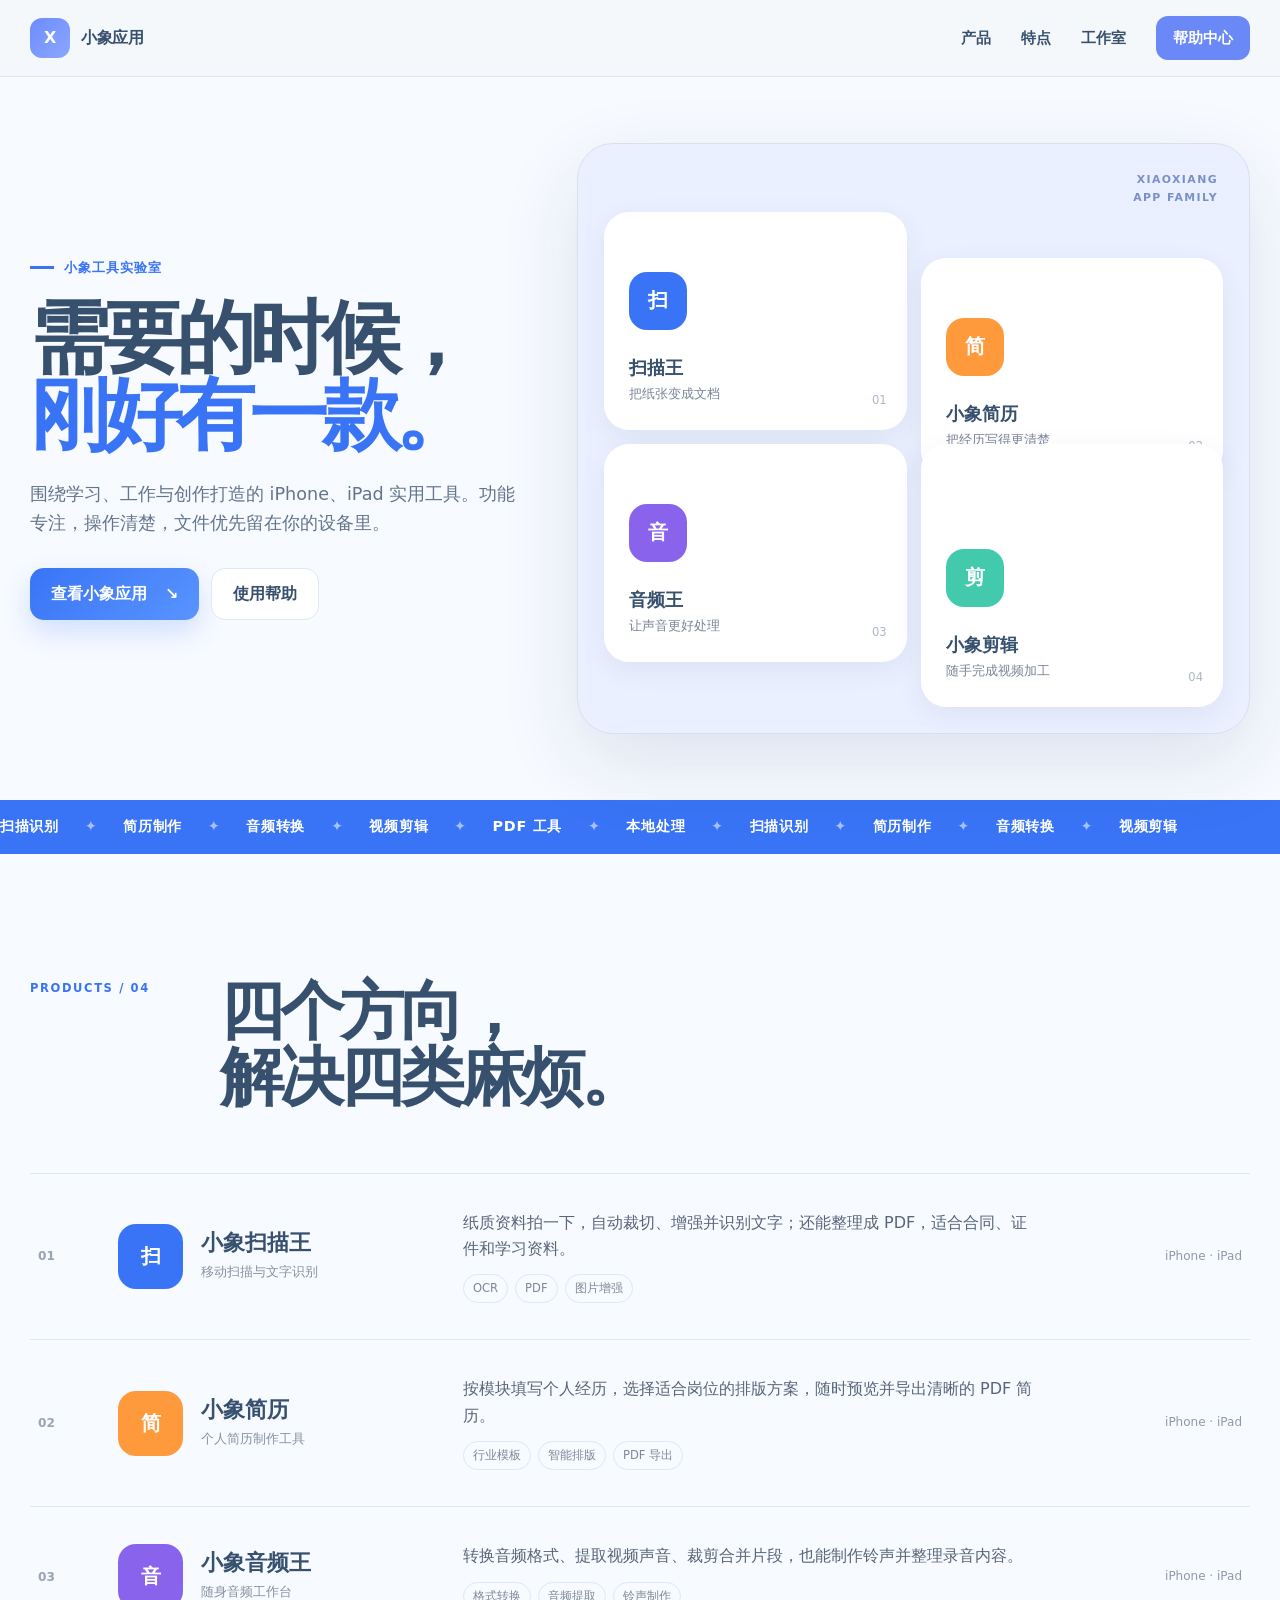
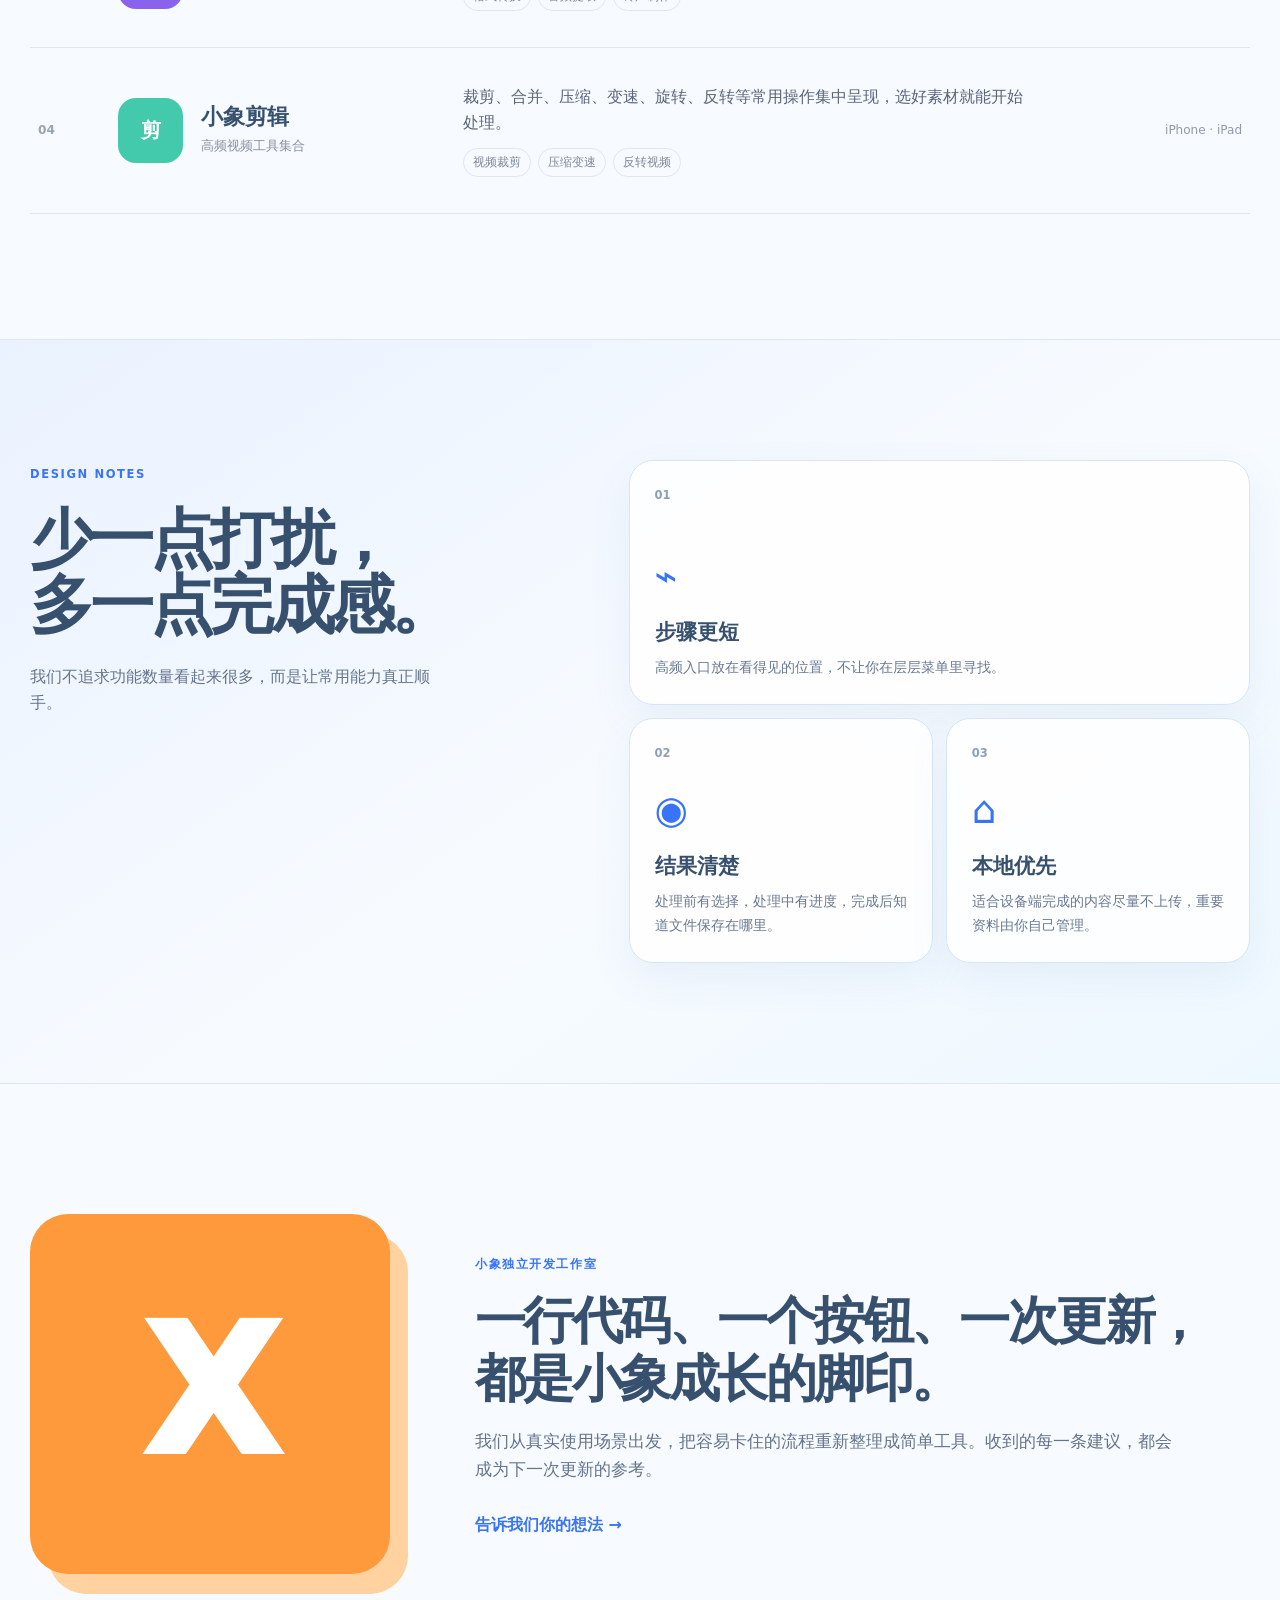
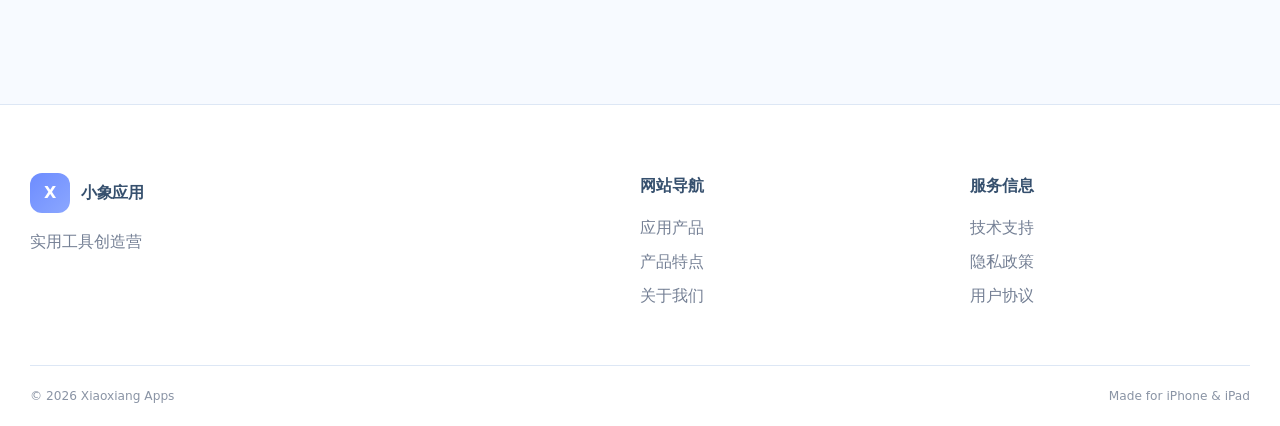
<file: index.html>
<!doctype html><html lang="zh-CN"><head><meta charset="utf-8"><meta name="viewport" content="width=device-width,initial-scale=1"><meta name="theme-color" content="#f6f9ff"><meta name="description" content="小象应用开发者官网：扫描识别、简历制作、音频处理与视频剪辑。"><title>小象应用 · 实用工具创造营</title><link rel="stylesheet" href="assets/site.css"></head><body>
<header class="site-header"><nav class="nav shell"><a class="brand" href="#top"><span class="logo">X</span><span>小象应用</span></a><button class="menu-btn" aria-expanded="false" aria-controls="nav-links">菜单</button><div class="nav-links" id="nav-links"><a href="#products">产品</a><a href="#features">特点</a><a href="#studio">工作室</a><a class="nav-cta" href="support.html">帮助中心</a></div></nav></header>
<main id="top"><section class="hero shell"><div class="hero-copy reveal"><div class="kicker"><span></span>小象工具实验室</div><h1>需要的时候，<br><em>刚好有一款。</em></h1><p>围绕学习、工作与创作打造的 iPhone、iPad 实用工具。功能专注，操作清楚，文件优先留在你的设备里。</p><div class="hero-actions"><a class="button dark" href="#products">查看小象应用 <b>↘</b></a><a class="button light" href="support.html">使用帮助</a></div></div>
<div class="product-board reveal" aria-label="小象应用组合"><div class="board-label">XIAOXIANG<br>APP FAMILY</div><article class="mini-app scan"><span class="mini-icon">扫</span><div><b>扫描王</b><small>把纸张变成文档</small></div><i>01</i></article><article class="mini-app resume"><span class="mini-icon">简</span><div><b>小象简历</b><small>把经历写得更清楚</small></div><i>02</i></article><article class="mini-app audio"><span class="mini-icon">音</span><div><b>音频王</b><small>让声音更好处理</small></div><i>03</i></article><article class="mini-app video"><span class="mini-icon">剪</span><div><b>小象剪辑</b><small>随手完成视频加工</small></div><i>04</i></article></div></section>
<section class="marquee"><div>扫描识别 <b>✦</b> 简历制作 <b>✦</b> 音频转换 <b>✦</b> 视频剪辑 <b>✦</b> PDF 工具 <b>✦</b> 本地处理 <b>✦</b> 扫描识别 <b>✦</b> 简历制作 <b>✦</b> 音频转换 <b>✦</b> 视频剪辑</div></section>
<section class="products shell" id="products"><div class="section-title reveal"><span>PRODUCTS / 04</span><h2>四个方向，<br>解决四类麻烦。</h2></div><div class="product-list">
<article class="product-row reveal"><div class="number">01</div><div class="product-identity"><span class="big-icon scan">扫</span><div><h3>小象扫描王</h3><p>移动扫描与文字识别</p></div></div><div class="product-copy"><p>纸质资料拍一下，自动裁切、增强并识别文字；还能整理成 PDF，适合合同、证件和学习资料。</p><div class="chips"><span>OCR</span><span>PDF</span><span>图片增强</span></div></div><span class="product-status">iPhone · iPad</span></article>
<article class="product-row reveal"><div class="number">02</div><div class="product-identity"><span class="big-icon resume">简</span><div><h3>小象简历</h3><p>个人简历制作工具</p></div></div><div class="product-copy"><p>按模块填写个人经历，选择适合岗位的排版方案，随时预览并导出清晰的 PDF 简历。</p><div class="chips"><span>行业模板</span><span>智能排版</span><span>PDF 导出</span></div></div><span class="product-status">iPhone · iPad</span></article>
<article class="product-row reveal"><div class="number">03</div><div class="product-identity"><span class="big-icon audio">音</span><div><h3>小象音频王</h3><p>随身音频工作台</p></div></div><div class="product-copy"><p>转换音频格式、提取视频声音、裁剪合并片段，也能制作铃声并整理录音内容。</p><div class="chips"><span>格式转换</span><span>音频提取</span><span>铃声制作</span></div></div><span class="product-status">iPhone · iPad</span></article>
<article class="product-row reveal"><div class="number">04</div><div class="product-identity"><span class="big-icon video">剪</span><div><h3>小象剪辑</h3><p>高频视频工具集合</p></div></div><div class="product-copy"><p>裁剪、合并、压缩、变速、旋转、反转等常用操作集中呈现，选好素材就能开始处理。</p><div class="chips"><span>视频裁剪</span><span>压缩变速</span><span>反转视频</span></div></div><span class="product-status">iPhone · iPad</span></article></div></section>
<section class="feature-zone" id="features"><div class="shell feature-grid"><div class="section-title invert reveal"><span>DESIGN NOTES</span><h2>少一点打扰，<br>多一点完成感。</h2><p>我们不追求功能数量看起来很多，而是让常用能力真正顺手。</p></div><div class="feature-cards"><article class="reveal"><strong>01</strong><div class="feature-symbol">⌁</div><h3>步骤更短</h3><p>高频入口放在看得见的位置，不让你在层层菜单里寻找。</p></article><article class="reveal"><strong>02</strong><div class="feature-symbol">◉</div><h3>结果清楚</h3><p>处理前有选择，处理中有进度，完成后知道文件保存在哪里。</p></article><article class="reveal"><strong>03</strong><div class="feature-symbol">⌂</div><h3>本地优先</h3><p>适合设备端完成的内容尽量不上传，重要资料由你自己管理。</p></article></div></div></section>
<section class="studio shell" id="studio"><div class="studio-mark reveal">X</div><div class="studio-copy reveal"><span>小象独立开发工作室</span><h2>一行代码、一个按钮、一次更新，都是小象成长的脚印。</h2><p>我们从真实使用场景出发，把容易卡住的流程重新整理成简单工具。收到的每一条建议，都会成为下一次更新的参考。</p><a href="support.html">告诉我们你的想法 →</a></div></section></main>
<footer><div class="shell footer-main"><div><a class="brand" href="#top"><span class="logo">X</span><span>小象应用</span></a><p>实用工具创造营</p></div><div><b>网站导航</b><a href="#products">应用产品</a><a href="#features">产品特点</a><a href="#studio">关于我们</a></div><div><b>服务信息</b><a href="support.html">技术支持</a><a href="privacy.html">隐私政策</a><a href="terms.html">用户协议</a></div></div><div class="shell footer-bottom"><span>© 2026 Xiaoxiang Apps</span><span>Made for iPhone & iPad</span></div></footer><script src="assets/site.js"></script></body></html>
</file>
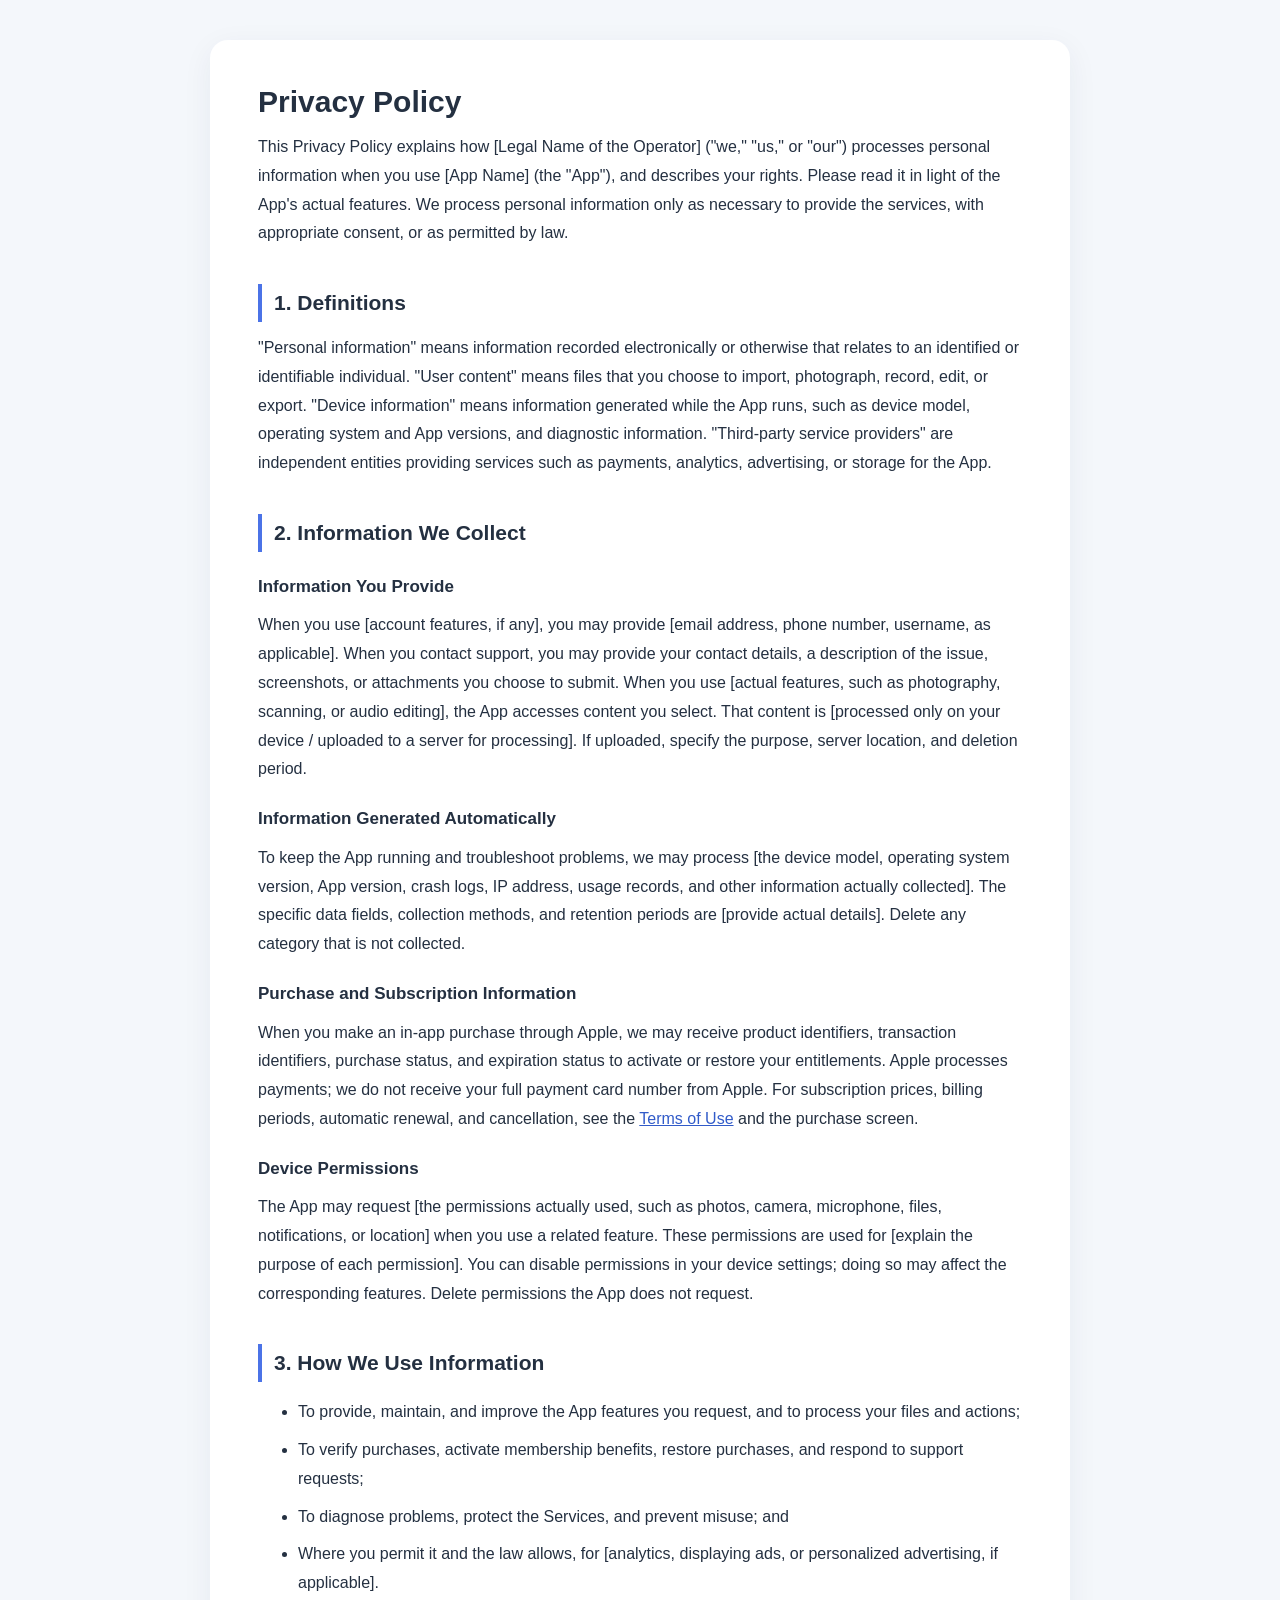
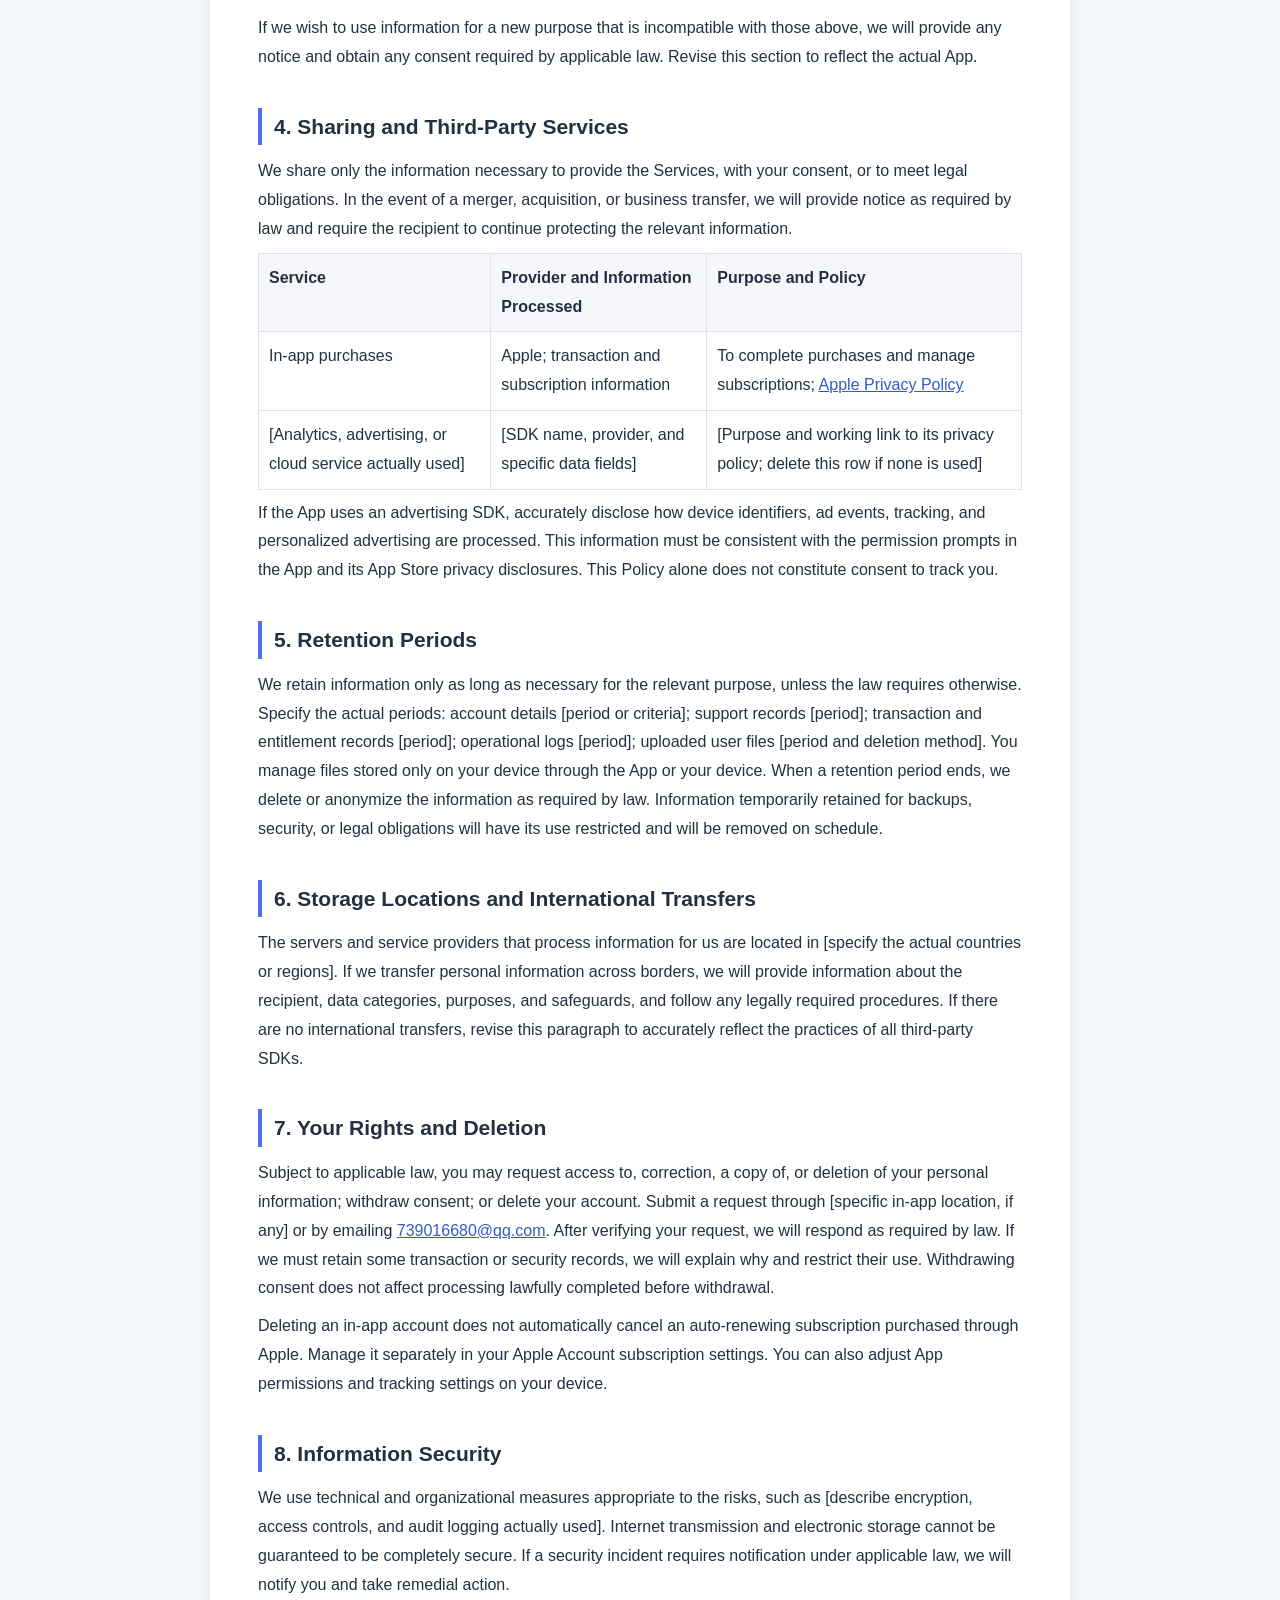
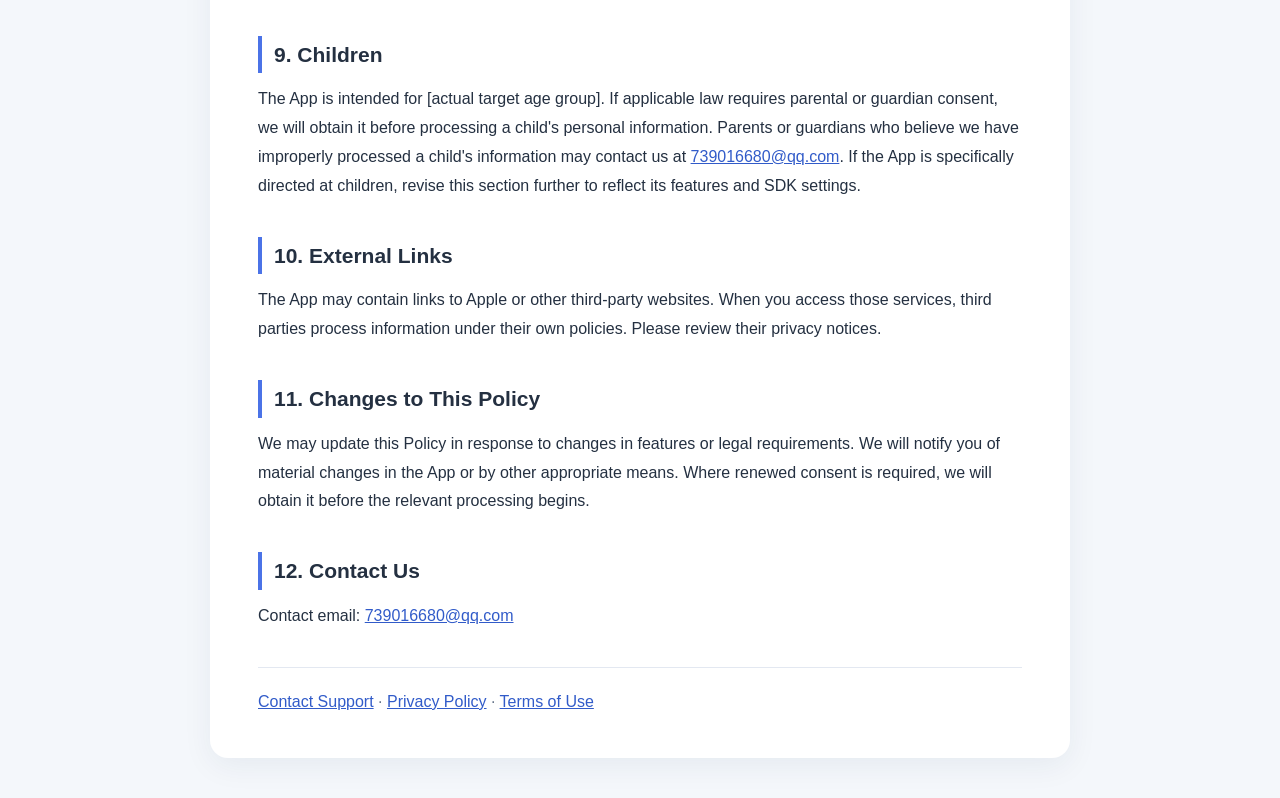
<file: privacy.html>
<!doctype html>
<html lang="en">
<head>
<meta charset="utf-8"><meta name="viewport" content="width=device-width,initial-scale=1"><meta name="color-scheme" content="light">
<title>Privacy Policy </title>
<style>*{box-sizing:border-box}body{margin:0;background:#f4f7fb;color:#243041;font:16px/1.8 -apple-system,BlinkMacSystemFont,"PingFang SC","Microsoft YaHei",sans-serif}.wrap{max-width:860px;margin:40px auto;padding:42px 48px;background:white;border-radius:18px;box-shadow:0 8px 30px #142d5010}h1{font-size:30px;line-height:1.3;margin:0 0 12px}h2{font-size:21px;margin:36px 0 12px;border-left:4px solid #4b73e7;padding-left:12px}h3{font-size:17px;margin:20px 0 5px}p,li{margin:9px 0}.muted{color:#66758a}.notice{background:#edf3ff;border-radius:10px;padding:14px 18px}.todo{background:#fff3d8;padding:2px 6px;border-radius:4px;color:#754a00}a{color:#315bc9}table{width:100%;border-collapse:collapse;display:block;overflow-x:auto}th,td{border:1px solid #dce3ee;padding:10px;text-align:left;vertical-align:top}th{background:#f5f7fa}nav a{margin-right:18px}footer{border-top:1px solid #e3e8f1;margin-top:36px;padding-top:20px;color:#66758a}@media(max-width:640px){.wrap{margin:0;padding:24px 20px;border-radius:0}h1{font-size:26px}}</style>
</head><body><main class="wrap"><h1>Privacy Policy</h1>
<section><p>This Privacy Policy explains how [Legal Name of the Operator] ("we," "us," or "our") processes personal information when you use [App Name] (the "App"), and describes your rights. Please read it in light of the App's actual features. We process personal information only as necessary to provide the services, with appropriate consent, or as permitted by law.</p></section>
<section><h2>1. Definitions</h2><p>"Personal information" means information recorded electronically or otherwise that relates to an identified or identifiable individual. "User content" means files that you choose to import, photograph, record, edit, or export. "Device information" means information generated while the App runs, such as device model, operating system and App versions, and diagnostic information. "Third-party service providers" are independent entities providing services such as payments, analytics, advertising, or storage for the App.</p></section>
<section><h2>2. Information We Collect</h2><h3>Information You Provide</h3><p>When you use [account features, if any], you may provide [email address, phone number, username, as applicable]. When you contact support, you may provide your contact details, a description of the issue, screenshots, or attachments you choose to submit. When you use [actual features, such as photography, scanning, or audio editing], the App accesses content you select. That content is [processed only on your device / uploaded to a server for processing]. If uploaded, specify the purpose, server location, and deletion period.</p><h3>Information Generated Automatically</h3><p>To keep the App running and troubleshoot problems, we may process [the device model, operating system version, App version, crash logs, IP address, usage records, and other information actually collected]. The specific data fields, collection methods, and retention periods are [provide actual details]. Delete any category that is not collected.</p><h3>Purchase and Subscription Information</h3><p>When you make an in-app purchase through Apple, we may receive product identifiers, transaction identifiers, purchase status, and expiration status to activate or restore your entitlements. Apple processes payments; we do not receive your full payment card number from Apple. For subscription prices, billing periods, automatic renewal, and cancellation, see the <a href="terms-en.html">Terms of Use</a> and the purchase screen.</p><h3>Device Permissions</h3><p>The App may request [the permissions actually used, such as photos, camera, microphone, files, notifications, or location] when you use a related feature. These permissions are used for [explain the purpose of each permission]. You can disable permissions in your device settings; doing so may affect the corresponding features. Delete permissions the App does not request.</p></section>
<section><h2>3. How We Use Information</h2><ul><li>To provide, maintain, and improve the App features you request, and to process your files and actions;</li><li>To verify purchases, activate membership benefits, restore purchases, and respond to support requests;</li><li>To diagnose problems, protect the Services, and prevent misuse; and</li><li>Where you permit it and the law allows, for [analytics, displaying ads, or personalized advertising, if applicable].</li></ul><p>If we wish to use information for a new purpose that is incompatible with those above, we will provide any notice and obtain any consent required by applicable law. Revise this section to reflect the actual App.</p></section>
<section><h2>4. Sharing and Third-Party Services</h2><p>We share only the information necessary to provide the Services, with your consent, or to meet legal obligations. In the event of a merger, acquisition, or business transfer, we will provide notice as required by law and require the recipient to continue protecting the relevant information.</p><table><thead><tr><th>Service</th><th>Provider and Information Processed</th><th>Purpose and Policy</th></tr></thead><tbody><tr><td>In-app purchases</td><td>Apple; transaction and subscription information</td><td>To complete purchases and manage subscriptions; <a href="https://www.apple.com/legal/privacy/" rel="noopener noreferrer">Apple Privacy Policy</a></td></tr><tr><td>[Analytics, advertising, or cloud service actually used]</td><td>[SDK name, provider, and specific data fields]</td><td>[Purpose and working link to its privacy policy; delete this row if none is used]</td></tr></tbody></table><p>If the App uses an advertising SDK, accurately disclose how device identifiers, ad events, tracking, and personalized advertising are processed. This information must be consistent with the permission prompts in the App and its App Store privacy disclosures. This Policy alone does not constitute consent to track you.</p></section>
<section><h2>5. Retention Periods</h2><p>We retain information only as long as necessary for the relevant purpose, unless the law requires otherwise. Specify the actual periods: account details [period or criteria]; support records [period]; transaction and entitlement records [period]; operational logs [period]; uploaded user files [period and deletion method]. You manage files stored only on your device through the App or your device. When a retention period ends, we delete or anonymize the information as required by law. Information temporarily retained for backups, security, or legal obligations will have its use restricted and will be removed on schedule.</p></section>
<section><h2>6. Storage Locations and International Transfers</h2><p>The servers and service providers that process information for us are located in [specify the actual countries or regions]. If we transfer personal information across borders, we will provide information about the recipient, data categories, purposes, and safeguards, and follow any legally required procedures. If there are no international transfers, revise this paragraph to accurately reflect the practices of all third-party SDKs.</p></section>
<section><h2>7. Your Rights and Deletion</h2><p>Subject to applicable law, you may request access to, correction, a copy of, or deletion of your personal information; withdraw consent; or delete your account. Submit a request through [specific in-app location, if any] or by emailing <a href="mailto:739016680@qq.com">739016680@qq.com</a>. After verifying your request, we will respond as required by law. If we must retain some transaction or security records, we will explain why and restrict their use. Withdrawing consent does not affect processing lawfully completed before withdrawal.</p><p>Deleting an in-app account does not automatically cancel an auto-renewing subscription purchased through Apple. Manage it separately in your Apple Account subscription settings. You can also adjust App permissions and tracking settings on your device.</p></section>
<section><h2>8. Information Security</h2><p>We use technical and organizational measures appropriate to the risks, such as [describe encryption, access controls, and audit logging actually used]. Internet transmission and electronic storage cannot be guaranteed to be completely secure. If a security incident requires notification under applicable law, we will notify you and take remedial action.</p></section>
<section><h2>9. Children</h2><p>The App is intended for [actual target age group]. If applicable law requires parental or guardian consent, we will obtain it before processing a child's personal information. Parents or guardians who believe we have improperly processed a child's information may contact us at <a href="mailto:739016680@qq.com">739016680@qq.com</a>. If the App is specifically directed at children, revise this section further to reflect its features and SDK settings.</p></section>
<section><h2>10. External Links</h2><p>The App may contain links to Apple or other third-party websites. When you access those services, third parties process information under their own policies. Please review their privacy notices.</p></section>
<section><h2>11. Changes to This Policy</h2><p>We may update this Policy in response to changes in features or legal requirements. We will notify you of material changes in the App or by other appropriate means. Where renewed consent is required, we will obtain it before the relevant processing begins.</p></section>
<section><h2>12. Contact Us</h2><p>Contact email: <a href="mailto:739016680@qq.com">739016680@qq.com</a></p></section>
<footer><a href="mailto:739016680@qq.com">Contact Support</a> · <a href="privacy-en.html">Privacy Policy</a> · <a href="terms-en.html">Terms of Use</a></footer></main></body></html>
</file>
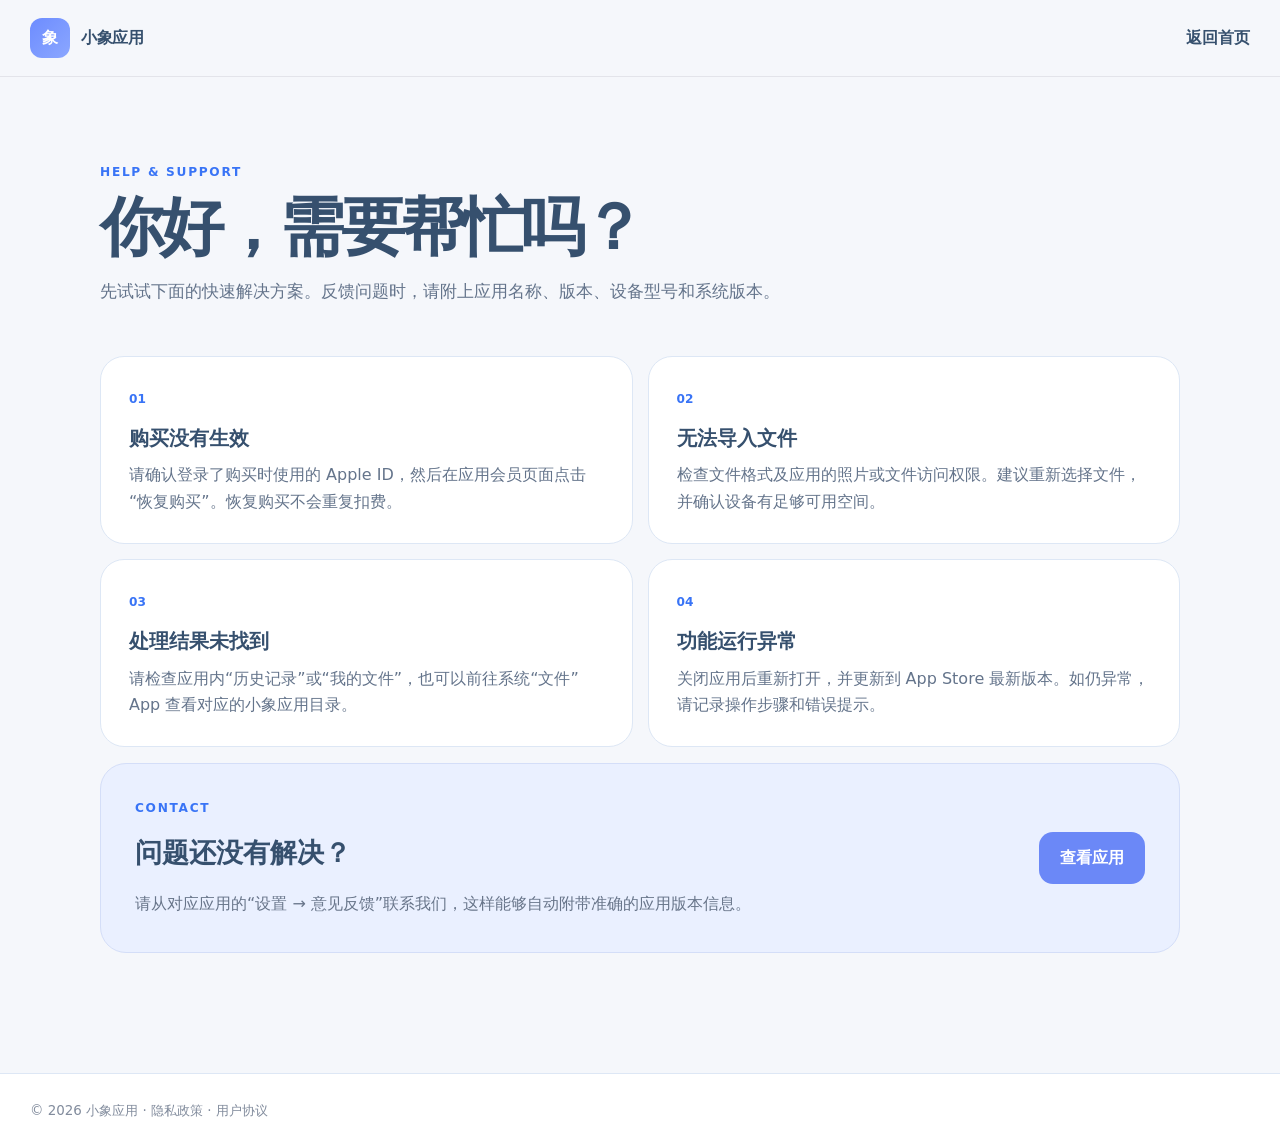
<file: support.html>
<!doctype html><html lang="zh-CN"><head><meta charset="utf-8"><meta name="viewport" content="width=device-width,initial-scale=1"><meta name="description" content="小象系列应用技术支持"><title>技术支持 · 小象应用</title><link rel="stylesheet" href="assets/site.css"></head><body class="legal-body"><header class="nav-wrap"><nav class="nav shell"><a class="brand" href="index.html"><span class="brand-mark">象</span><span>小象应用</span></a><a class="back" href="index.html">返回首页</a></nav></header><main class="support-page shell"><div class="support-hero"><p class="eyebrow">HELP & SUPPORT</p><h1>你好，需要帮忙吗？</h1><p>先试试下面的快速解决方案。反馈问题时，请附上应用名称、版本、设备型号和系统版本。</p></div><div class="faq-grid"><article><span>01</span><h2>购买没有生效</h2><p>请确认登录了购买时使用的 Apple ID，然后在应用会员页面点击“恢复购买”。恢复购买不会重复扣费。</p></article><article><span>02</span><h2>无法导入文件</h2><p>检查文件格式及应用的照片或文件访问权限。建议重新选择文件，并确认设备有足够可用空间。</p></article><article><span>03</span><h2>处理结果未找到</h2><p>请检查应用内“历史记录”或“我的文件”，也可以前往系统“文件”App 查看对应的小象应用目录。</p></article><article><span>04</span><h2>功能运行异常</h2><p>关闭应用后重新打开，并更新到 App Store 最新版本。如仍异常，请记录操作步骤和错误提示。</p></article></div><div class="contact-panel"><div><p class="eyebrow">CONTACT</p><h2>问题还没有解决？</h2><p>请从对应应用的“设置 → 意见反馈”联系我们，这样能够自动附带准确的应用版本信息。</p></div><a class="button primary" href="index.html#apps">查看应用</a></div></main><footer class="compact-footer"><div class="shell">© 2026 小象应用 · <a href="privacy.html">隐私政策</a> · <a href="terms.html">用户协议</a></div></footer></body></html>
</file>
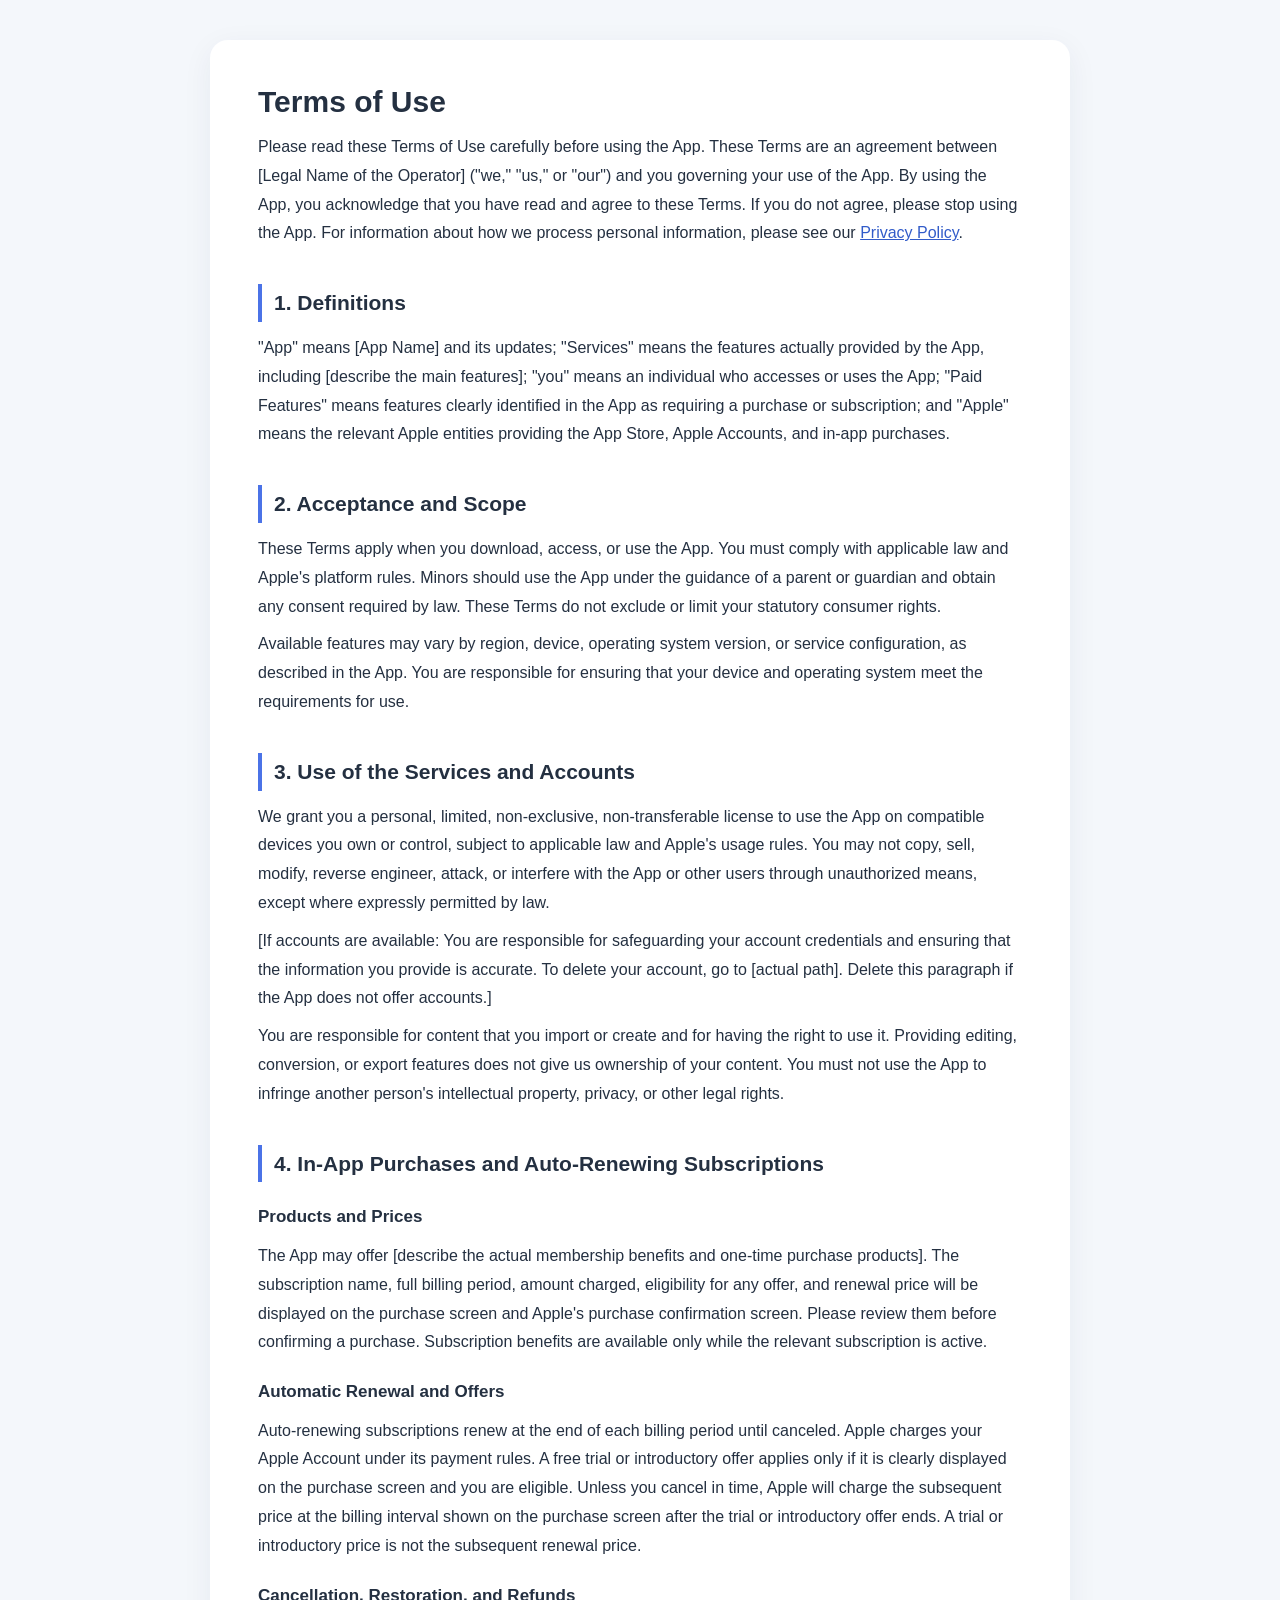
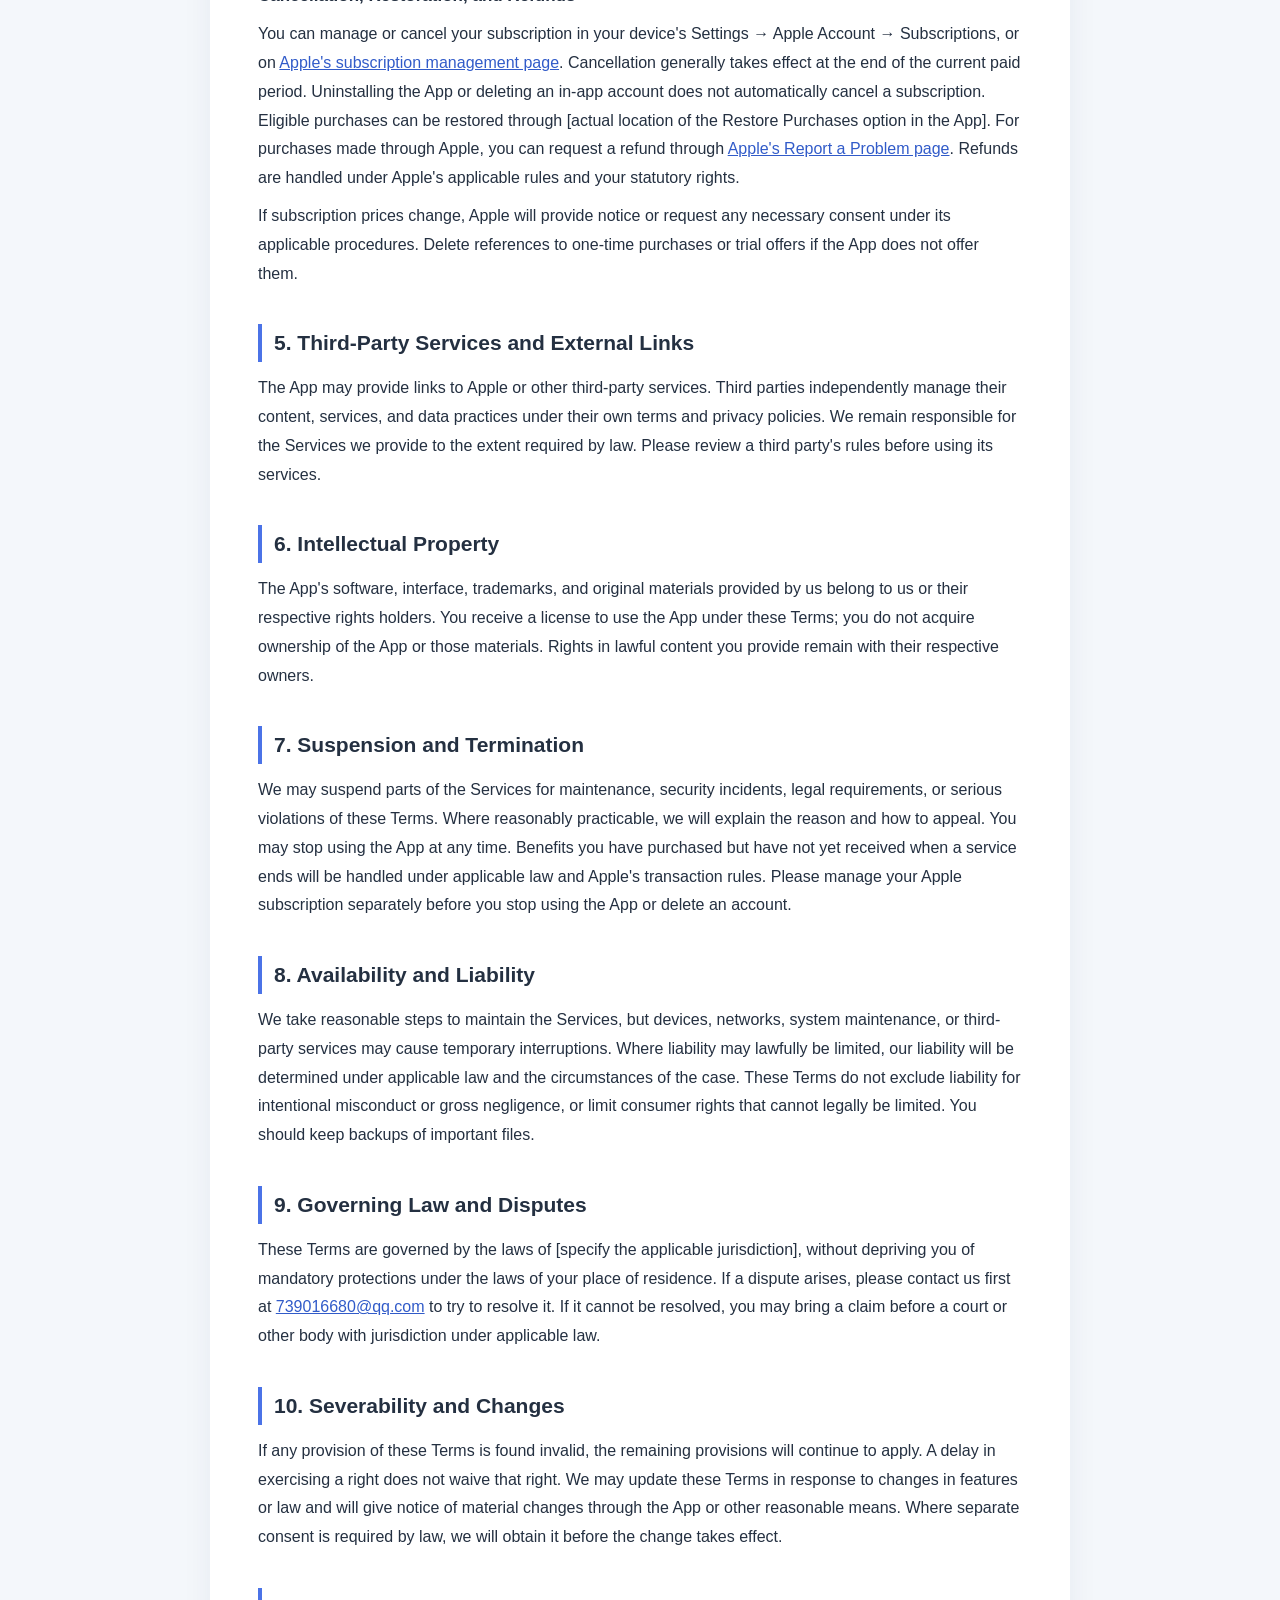
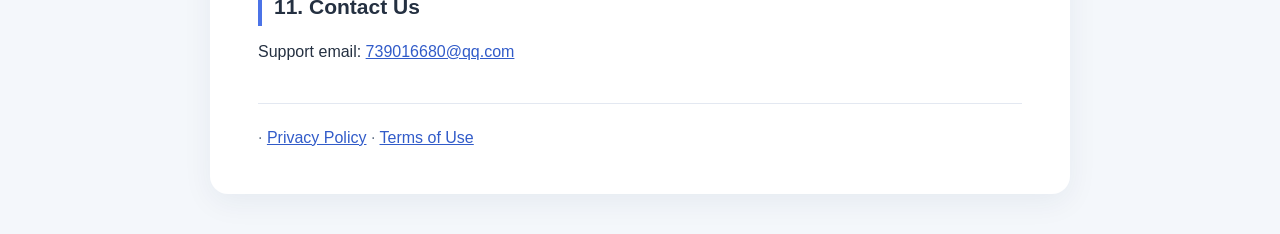
<file: terms.html>
<!doctype html>
<html lang="en">
<head>
  <meta charset="utf-8">
  <meta name="viewport" content="width=device-width,initial-scale=1">
  <meta name="color-scheme" content="light">
  <title>Terms of Use | [App Name]</title>
  <style>*{box-sizing:border-box}body{margin:0;background:#f4f7fb;color:#243041;font:16px/1.8 -apple-system,BlinkMacSystemFont,"PingFang SC","Microsoft YaHei",sans-serif}.wrap{max-width:860px;margin:40px auto;padding:42px 48px;background:white;border-radius:18px;box-shadow:0 8px 30px #142d5010}h1{font-size:30px;line-height:1.3;margin:0 0 12px}h2{font-size:21px;margin:36px 0 12px;border-left:4px solid #4b73e7;padding-left:12px}h3{font-size:17px;margin:20px 0 5px}p,li{margin:9px 0}.muted{color:#66758a}.notice{background:#edf3ff;border-radius:10px;padding:14px 18px}.todo{background:#fff3d8;padding:2px 6px;border-radius:4px;color:#754a00}a{color:#315bc9}table{width:100%;border-collapse:collapse;display:block;overflow-x:auto}th,td{border:1px solid #dce3ee;padding:10px;text-align:left;vertical-align:top}th{background:#f5f7fa}nav a{margin-right:18px}footer{border-top:1px solid #e3e8f1;margin-top:36px;padding-top:20px;color:#66758a}@media(max-width:640px){.wrap{margin:0;padding:24px 20px;border-radius:0}h1{font-size:26px}}</style>
</head>
<body><main class="wrap">
  <h1>Terms of Use</h1>
  <section><p>Please read these Terms of Use carefully before using the App. These Terms are an agreement between [Legal Name of the Operator] ("we," "us," or "our") and you governing your use of the App. By using the App, you acknowledge that you have read and agree to these Terms. If you do not agree, please stop using the App. For information about how we process personal information, please see our <a href="privacy-en.html">Privacy Policy</a>.</p></section>
  <section><h2>1. Definitions</h2><p>"App" means [App Name] and its updates; "Services" means the features actually provided by the App, including [describe the main features]; "you" means an individual who accesses or uses the App; "Paid Features" means features clearly identified in the App as requiring a purchase or subscription; and "Apple" means the relevant Apple entities providing the App Store, Apple Accounts, and in-app purchases.</p></section>
  <section><h2>2. Acceptance and Scope</h2><p>These Terms apply when you download, access, or use the App. You must comply with applicable law and Apple's platform rules. Minors should use the App under the guidance of a parent or guardian and obtain any consent required by law. These Terms do not exclude or limit your statutory consumer rights.</p><p>Available features may vary by region, device, operating system version, or service configuration, as described in the App. You are responsible for ensuring that your device and operating system meet the requirements for use.</p></section>
  <section><h2>3. Use of the Services and Accounts</h2><p>We grant you a personal, limited, non-exclusive, non-transferable license to use the App on compatible devices you own or control, subject to applicable law and Apple's usage rules. You may not copy, sell, modify, reverse engineer, attack, or interfere with the App or other users through unauthorized means, except where expressly permitted by law.</p><p>[If accounts are available: You are responsible for safeguarding your account credentials and ensuring that the information you provide is accurate. To delete your account, go to [actual path]. Delete this paragraph if the App does not offer accounts.]</p><p>You are responsible for content that you import or create and for having the right to use it. Providing editing, conversion, or export features does not give us ownership of your content. You must not use the App to infringe another person's intellectual property, privacy, or other legal rights.</p></section>
  <section><h2>4. In-App Purchases and Auto-Renewing Subscriptions</h2><h3>Products and Prices</h3><p>The App may offer [describe the actual membership benefits and one-time purchase products]. The subscription name, full billing period, amount charged, eligibility for any offer, and renewal price will be displayed on the purchase screen and Apple's purchase confirmation screen. Please review them before confirming a purchase. Subscription benefits are available only while the relevant subscription is active.</p><h3>Automatic Renewal and Offers</h3><p>Auto-renewing subscriptions renew at the end of each billing period until canceled. Apple charges your Apple Account under its payment rules. A free trial or introductory offer applies only if it is clearly displayed on the purchase screen and you are eligible. Unless you cancel in time, Apple will charge the subsequent price at the billing interval shown on the purchase screen after the trial or introductory offer ends. A trial or introductory price is not the subsequent renewal price.</p><h3>Cancellation, Restoration, and Refunds</h3><p>You can manage or cancel your subscription in your device's Settings → Apple Account → Subscriptions, or on <a href="https://apps.apple.com/account/subscriptions" rel="noopener noreferrer">Apple's subscription management page</a>. Cancellation generally takes effect at the end of the current paid period. Uninstalling the App or deleting an in-app account does not automatically cancel a subscription. Eligible purchases can be restored through [actual location of the Restore Purchases option in the App]. For purchases made through Apple, you can request a refund through <a href="https://reportaproblem.apple.com/" rel="noopener noreferrer">Apple's Report a Problem page</a>. Refunds are handled under Apple's applicable rules and your statutory rights.</p><p>If subscription prices change, Apple will provide notice or request any necessary consent under its applicable procedures. Delete references to one-time purchases or trial offers if the App does not offer them.</p></section>
  <section><h2>5. Third-Party Services and External Links</h2><p>The App may provide links to Apple or other third-party services. Third parties independently manage their content, services, and data practices under their own terms and privacy policies. We remain responsible for the Services we provide to the extent required by law. Please review a third party's rules before using its services.</p></section>
  <section><h2>6. Intellectual Property</h2><p>The App's software, interface, trademarks, and original materials provided by us belong to us or their respective rights holders. You receive a license to use the App under these Terms; you do not acquire ownership of the App or those materials. Rights in lawful content you provide remain with their respective owners.</p></section>
  <section><h2>7. Suspension and Termination</h2><p>We may suspend parts of the Services for maintenance, security incidents, legal requirements, or serious violations of these Terms. Where reasonably practicable, we will explain the reason and how to appeal. You may stop using the App at any time. Benefits you have purchased but have not yet received when a service ends will be handled under applicable law and Apple's transaction rules. Please manage your Apple subscription separately before you stop using the App or delete an account.</p></section>
  <section><h2>8. Availability and Liability</h2><p>We take reasonable steps to maintain the Services, but devices, networks, system maintenance, or third-party services may cause temporary interruptions. Where liability may lawfully be limited, our liability will be determined under applicable law and the circumstances of the case. These Terms do not exclude liability for intentional misconduct or gross negligence, or limit consumer rights that cannot legally be limited. You should keep backups of important files.</p></section>
  <section><h2>9. Governing Law and Disputes</h2><p>These Terms are governed by the laws of [specify the applicable jurisdiction], without depriving you of mandatory protections under the laws of your place of residence. If a dispute arises, please contact us first at <a href="mailto:739016680@qq.com">739016680@qq.com</a> to try to resolve it. If it cannot be resolved, you may bring a claim before a court or other body with jurisdiction under applicable law.</p></section>
  <section><h2>10. Severability and Changes</h2><p>If any provision of these Terms is found invalid, the remaining provisions will continue to apply. A delay in exercising a right does not waive that right. We may update these Terms in response to changes in features or law and will give notice of material changes through the App or other reasonable means. Where separate consent is required by law, we will obtain it before the change takes effect.</p></section>
  <section><h2>11. Contact Us</h2><p>Support email: <a href="mailto:739016680@qq.com">739016680@qq.com</a></p></section>
  <footer> · <a href="privacy-en.html">Privacy Policy</a> · <a href="terms-en.html">Terms of Use</a></footer>
</main></body></html>
</file>
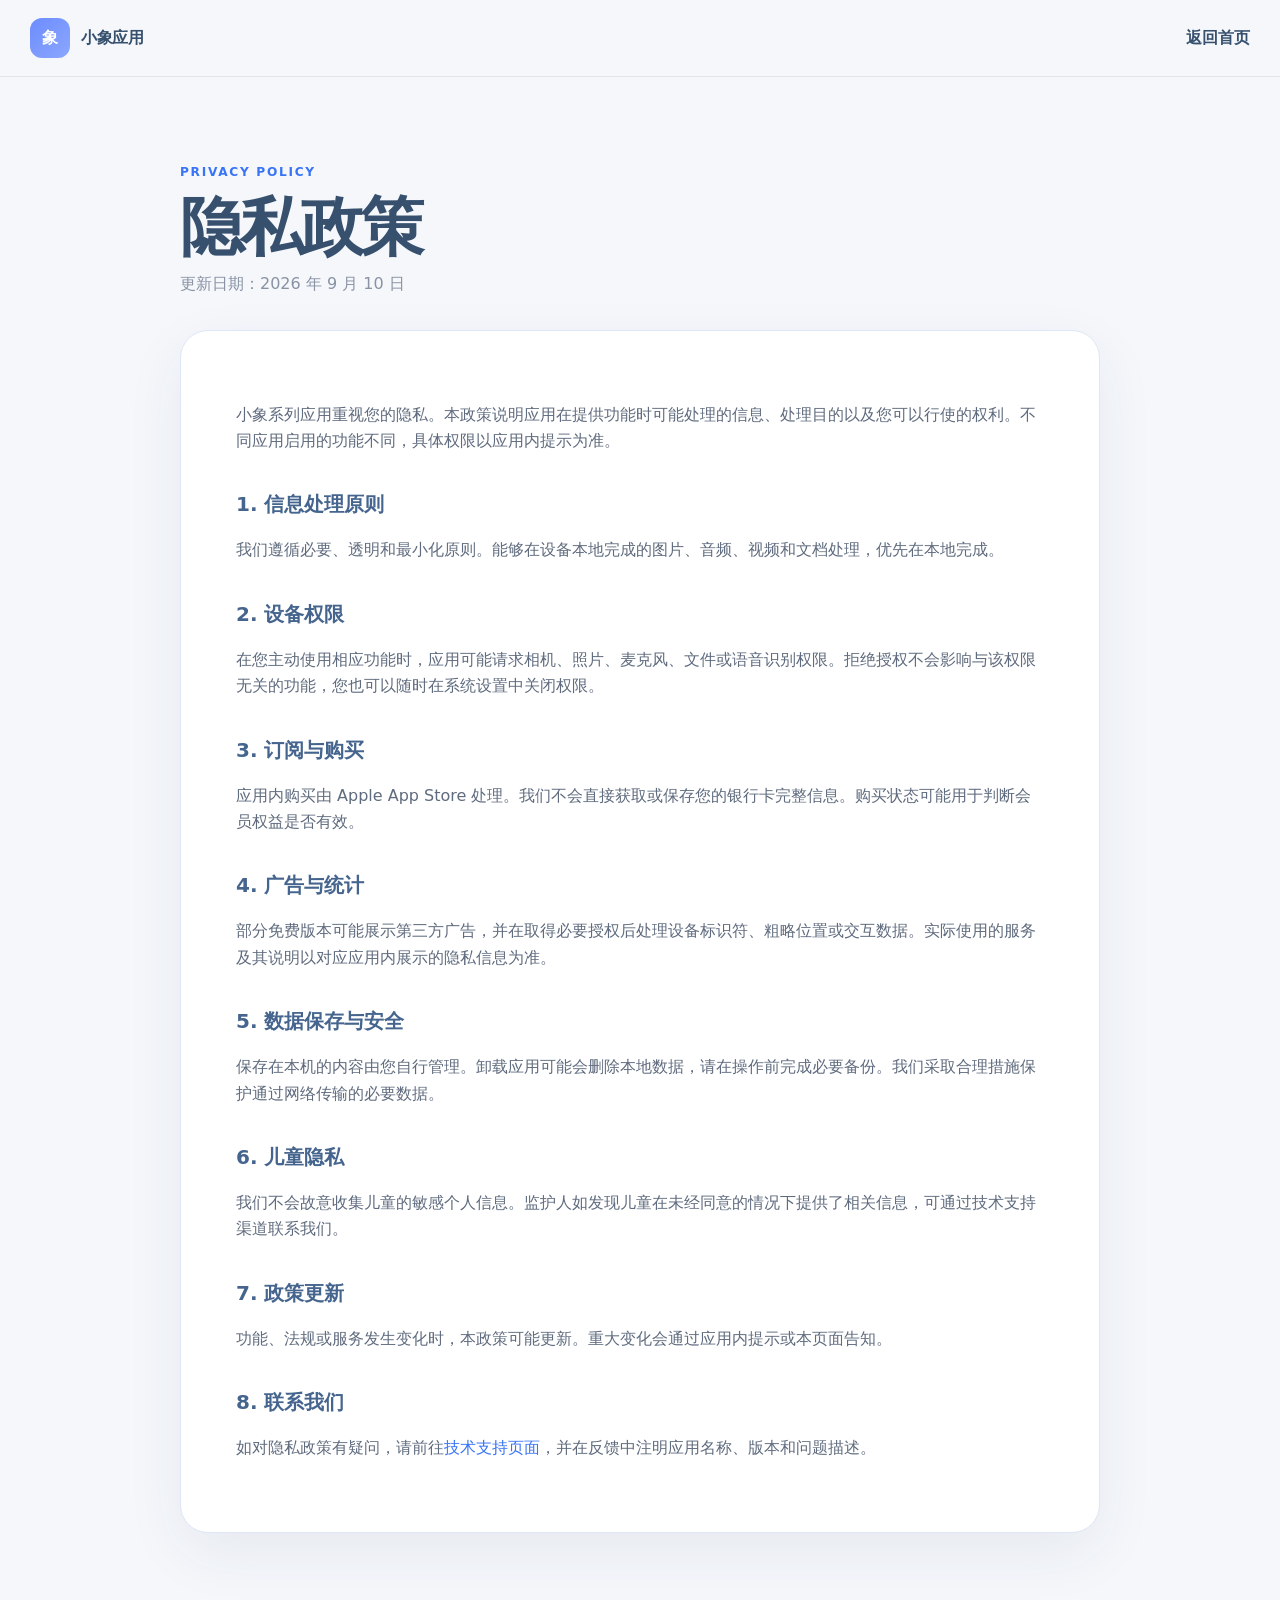
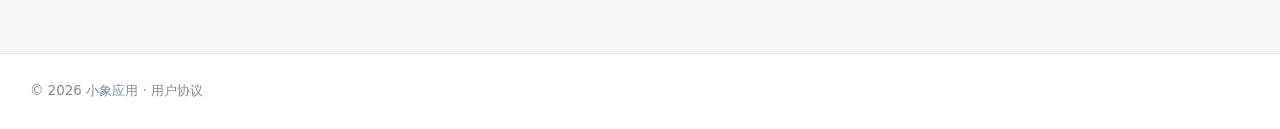
<file: xiaoxiang-apps-website/privacy.html>
<!doctype html><html lang="zh-CN"><head><meta charset="utf-8"><meta name="viewport" content="width=device-width,initial-scale=1"><meta name="description" content="小象系列应用隐私政策"><title>隐私政策 · 小象应用</title><link rel="stylesheet" href="assets/site.css"></head><body class="legal-body"><header class="nav-wrap"><nav class="nav shell"><a class="brand" href="index.html"><span class="brand-mark">象</span><span>小象应用</span></a><a class="back" href="index.html">返回首页</a></nav></header><main class="legal shell"><p class="eyebrow">PRIVACY POLICY</p><h1>隐私政策</h1><p class="updated">更新日期：2026 年 9 月 10 日</p><div class="legal-card"><p>小象系列应用重视您的隐私。本政策说明应用在提供功能时可能处理的信息、处理目的以及您可以行使的权利。不同应用启用的功能不同，具体权限以应用内提示为准。</p><h2>1. 信息处理原则</h2><p>我们遵循必要、透明和最小化原则。能够在设备本地完成的图片、音频、视频和文档处理，优先在本地完成。</p><h2>2. 设备权限</h2><p>在您主动使用相应功能时，应用可能请求相机、照片、麦克风、文件或语音识别权限。拒绝授权不会影响与该权限无关的功能，您也可以随时在系统设置中关闭权限。</p><h2>3. 订阅与购买</h2><p>应用内购买由 Apple App Store 处理。我们不会直接获取或保存您的银行卡完整信息。购买状态可能用于判断会员权益是否有效。</p><h2>4. 广告与统计</h2><p>部分免费版本可能展示第三方广告，并在取得必要授权后处理设备标识符、粗略位置或交互数据。实际使用的服务及其说明以对应应用内展示的隐私信息为准。</p><h2>5. 数据保存与安全</h2><p>保存在本机的内容由您自行管理。卸载应用可能会删除本地数据，请在操作前完成必要备份。我们采取合理措施保护通过网络传输的必要数据。</p><h2>6. 儿童隐私</h2><p>我们不会故意收集儿童的敏感个人信息。监护人如发现儿童在未经同意的情况下提供了相关信息，可通过技术支持渠道联系我们。</p><h2>7. 政策更新</h2><p>功能、法规或服务发生变化时，本政策可能更新。重大变化会通过应用内提示或本页面告知。</p><h2>8. 联系我们</h2><p>如对隐私政策有疑问，请前往<a href="support.html">技术支持页面</a>，并在反馈中注明应用名称、版本和问题描述。</p></div></main><footer class="compact-footer"><div class="shell">© 2026 小象应用 · <a href="terms.html">用户协议</a></div></footer></body></html>
</file>
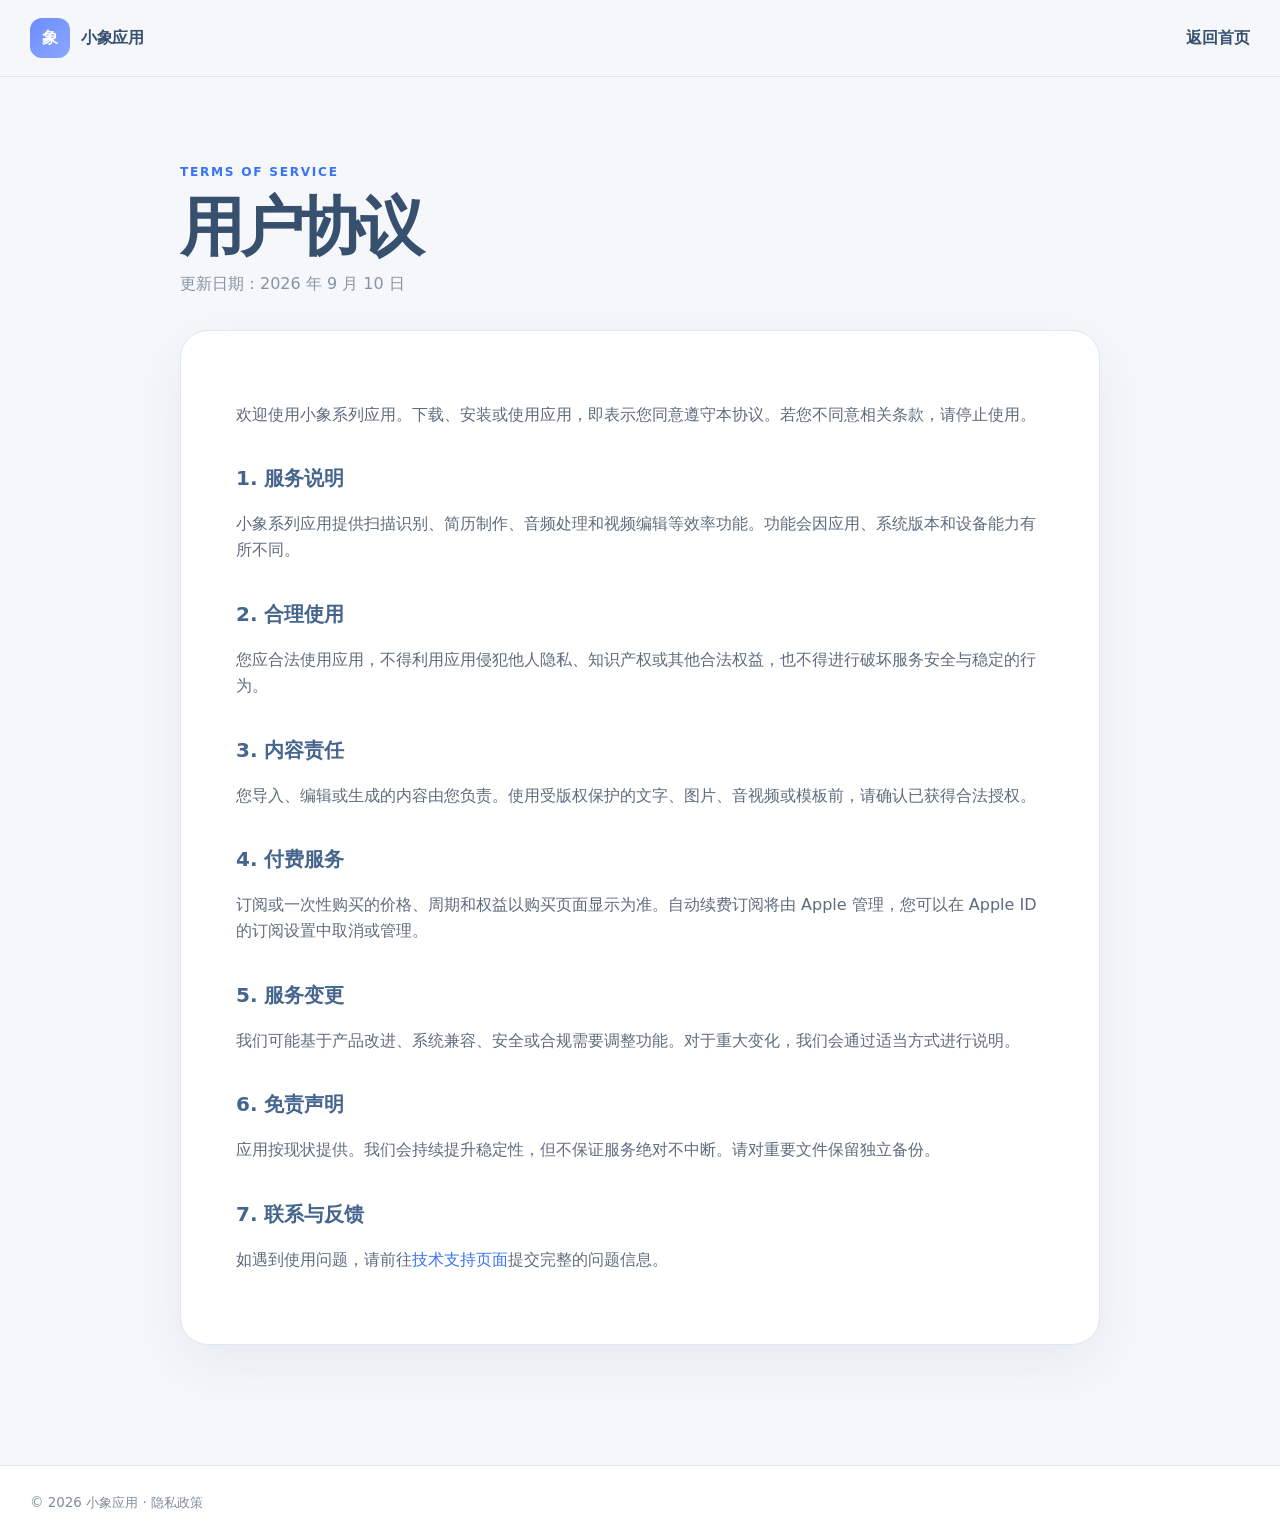
<file: xiaoxiang-apps-website/terms.html>
<!doctype html><html lang="zh-CN"><head><meta charset="utf-8"><meta name="viewport" content="width=device-width,initial-scale=1"><meta name="description" content="小象系列应用用户协议"><title>用户协议 · 小象应用</title><link rel="stylesheet" href="assets/site.css"></head><body class="legal-body"><header class="nav-wrap"><nav class="nav shell"><a class="brand" href="index.html"><span class="brand-mark">象</span><span>小象应用</span></a><a class="back" href="index.html">返回首页</a></nav></header><main class="legal shell"><p class="eyebrow">TERMS OF SERVICE</p><h1>用户协议</h1><p class="updated">更新日期：2026 年 9 月 10 日</p><div class="legal-card"><p>欢迎使用小象系列应用。下载、安装或使用应用，即表示您同意遵守本协议。若您不同意相关条款，请停止使用。</p><h2>1. 服务说明</h2><p>小象系列应用提供扫描识别、简历制作、音频处理和视频编辑等效率功能。功能会因应用、系统版本和设备能力有所不同。</p><h2>2. 合理使用</h2><p>您应合法使用应用，不得利用应用侵犯他人隐私、知识产权或其他合法权益，也不得进行破坏服务安全与稳定的行为。</p><h2>3. 内容责任</h2><p>您导入、编辑或生成的内容由您负责。使用受版权保护的文字、图片、音视频或模板前，请确认已获得合法授权。</p><h2>4. 付费服务</h2><p>订阅或一次性购买的价格、周期和权益以购买页面显示为准。自动续费订阅将由 Apple 管理，您可以在 Apple ID 的订阅设置中取消或管理。</p><h2>5. 服务变更</h2><p>我们可能基于产品改进、系统兼容、安全或合规需要调整功能。对于重大变化，我们会通过适当方式进行说明。</p><h2>6. 免责声明</h2><p>应用按现状提供。我们会持续提升稳定性，但不保证服务绝对不中断。请对重要文件保留独立备份。</p><h2>7. 联系与反馈</h2><p>如遇到使用问题，请前往<a href="support.html">技术支持页面</a>提交完整的问题信息。</p></div></main><footer class="compact-footer"><div class="shell">© 2026 小象应用 · <a href="privacy.html">隐私政策</a></div></footer></body></html>
</file>
<file: assets/site.css>
:root{--blue:#3974f6;--navy:#5b7cfa;--paper:#f7faff;--white:#fff;--muted:#64748b;--line:#dde7f5;--orange:#ff9a3c;--mint:#43c9ac;--purple:#8a63ed;--shell:min(1220px,calc(100% - 48px));font-family:Inter,"SF Pro Display","PingFang SC","Microsoft YaHei",system-ui,sans-serif;color:#36506e;color-scheme:light}*{box-sizing:border-box}html{scroll-behavior:smooth}body{margin:0;background:var(--paper);font-size:16px;line-height:1.65;overflow-x:hidden}a{color:inherit;text-decoration:none}button{font:inherit}.shell{width:var(--shell);margin-inline:auto}.site-header,.nav-wrap{position:sticky;top:0;z-index:30;background:rgba(245,247,251,.86);backdrop-filter:blur(18px);border-bottom:1px solid rgba(16,24,40,.08)}.nav{height:76px;display:flex;align-items:center;justify-content:space-between}.brand{display:flex;align-items:center;gap:11px;font-weight:850;letter-spacing:-.02em}.logo,.brand-mark{width:40px;height:40px;border-radius:12px;display:grid;place-items:center;background:linear-gradient(135deg,#6d8cff,#8ba7ff);color:#fff;font-weight:900}.nav-links{display:flex;align-items:center;gap:30px;font-size:.92rem;font-weight:650}.nav-links>a:not(.nav-cta):hover{color:var(--blue)}.nav-cta{background:#6b88f7;color:#fff;border-radius:12px;padding:10px 17px}.menu-btn{display:none;border:1px solid var(--line);border-radius:10px;background:#fff;padding:7px 12px}.hero{display:grid;grid-template-columns:.84fr 1.16fr;gap:60px;align-items:center;min-height:680px;padding-block:66px}.kicker{display:flex;align-items:center;gap:10px;color:var(--blue);font-size:.82rem;font-weight:850;letter-spacing:.08em}.kicker span{width:24px;height:3px;background:var(--blue)}.hero h1{font-size:clamp(3.4rem,6.2vw,6.3rem);line-height:.98;letter-spacing:-.075em;margin:20px 0 26px}.hero h1 em{color:var(--blue);font-style:normal}.hero-copy>p{color:var(--muted);max-width:550px;font-size:1.1rem}.hero-actions{display:flex;gap:12px;flex-wrap:wrap;margin-top:30px}.button{min-height:52px;padding:0 21px;border-radius:14px;display:inline-flex;align-items:center;justify-content:center;gap:18px;font-weight:800;transition:.2s}.dark{background:linear-gradient(135deg,#3974f6,#5994ff);color:#fff;box-shadow:0 12px 28px rgba(57,116,246,.2)}.dark:hover,.nav-cta:hover{background:var(--blue)}.light{background:#fff;border:1px solid var(--line)}.product-board{min-height:520px;padding:26px;border:1px solid #d9e0eb;border-radius:36px;background:#eaf0ff;display:grid;grid-template-columns:1fr 1fr;gap:14px;position:relative;box-shadow:0 28px 80px rgba(35,62,117,.12)}.board-label{position:absolute;right:31px;top:27px;text-align:right;font-size:.68rem;font-weight:900;letter-spacing:.13em;color:#7990ca}.mini-app{background:#fff;border-radius:25px;padding:25px;display:flex;flex-direction:column;justify-content:flex-end;min-height:218px;position:relative;box-shadow:0 8px 28px rgba(43,59,96,.07);transition:.25s}.mini-app:nth-of-type(1){margin-top:42px}.mini-app:nth-of-type(2){margin-top:88px;margin-bottom:-46px}.mini-app:nth-of-type(3){margin-bottom:45px}.mini-app:hover{transform:translateY(-5px)}.mini-icon,.big-icon{width:58px;height:58px;border-radius:18px;display:grid;place-items:center;color:#fff;font-size:1.25rem;font-weight:900;margin-bottom:23px}.mini-app b,.mini-app small{display:block}.mini-app b{font-size:1.15rem}.mini-app small{color:#7a8497}.mini-app i{position:absolute;right:20px;bottom:20px;color:#aeb7c5;font-size:.72rem;font-style:normal}.scan .mini-icon,.big-icon.scan{background:var(--blue)}.resume .mini-icon,.big-icon.resume{background:var(--orange)}.audio .mini-icon,.big-icon.audio{background:var(--purple)}.video .mini-icon,.big-icon.video{background:var(--mint)}.marquee{overflow:hidden;background:var(--blue);color:#fff;padding:15px 0;white-space:nowrap;font-size:.9rem;font-weight:800;letter-spacing:.05em}.marquee div{width:max-content;animation:slide 24s linear infinite}.marquee b{color:#a9c0ff;margin:0 20px}.products{padding-block:125px}.section-title{display:grid;grid-template-columns:190px 1fr;align-items:start;margin-bottom:62px}.section-title>span{font-size:.72rem;font-weight:900;letter-spacing:.14em;color:var(--blue)}.section-title h2{font-size:clamp(2.6rem,5vw,5rem);line-height:1.03;letter-spacing:-.06em;margin:0}.product-list{border-top:1px solid var(--line)}.product-row{display:grid;grid-template-columns:55px 320px 1fr 120px;gap:25px;align-items:center;padding:36px 8px;border-bottom:1px solid var(--line);transition:.2s}.product-row:hover{background:#fff;padding-inline:20px}.number{font-size:.76rem;color:#9aa4b4;font-weight:850}.product-identity{display:flex;align-items:center;gap:18px}.big-icon{width:65px;height:65px;margin:0;flex:none}.product-identity h3{font-size:1.35rem;line-height:1.2;margin:0 0 5px}.product-identity p{margin:0;color:#8791a1;font-size:.84rem}.product-copy>p{color:#596579;margin:0 0 12px;max-width:570px}.chips{display:flex;gap:7px;flex-wrap:wrap}.chips span{padding:4px 9px;border:1px solid var(--line);border-radius:99px;font-size:.72rem;color:#7e8898}.product-status{font-size:.75rem;color:#8f99a9;text-align:right}.feature-zone{background:linear-gradient(145deg,#eaf2ff,#f7fbff 55%,#eef8ff);color:#36506e;padding-block:120px;border-block:1px solid #dce8f8}.feature-grid{display:grid;grid-template-columns:.9fr 1.1fr;gap:90px}.section-title.invert{display:block;margin:0}.section-title.invert>span{color:#3974f6}.section-title.invert h2{margin-top:20px}.section-title.invert p{color:#65758c;max-width:430px;margin-top:25px}.feature-cards{display:grid;grid-template-columns:1fr 1fr;gap:13px}.feature-cards article{border:1px solid #d8e5f6;border-radius:24px;padding:25px;min-height:245px;background:rgba(255,255,255,.88);display:flex;flex-direction:column;box-shadow:0 16px 42px rgba(72,112,169,.08)}.feature-cards article:first-child{grid-column:1/-1}.feature-cards strong{font-size:.72rem;color:#8ca0ba}.feature-symbol{font-size:2.4rem;color:#3974f6;margin:auto 0 8px}.feature-cards h3{font-size:1.3rem;margin:0 0 6px}.feature-cards p{font-size:.9rem;color:#697991;margin:0}.studio{display:grid;grid-template-columns:360px 1fr;gap:85px;align-items:center;padding-block:130px}.studio-mark{aspect-ratio:1;border-radius:38px;background:var(--orange);display:grid;place-items:center;font-size:11rem;line-height:1;font-weight:950;color:#fff;transform:rotate(-4deg);box-shadow:18px 20px 0 #ffd29f}.studio-copy>span{font-size:.76rem;color:var(--blue);font-weight:850;letter-spacing:.13em}.studio-copy h2{font-size:clamp(2rem,4vw,3.8rem);line-height:1.13;letter-spacing:-.05em;margin:16px 0 20px}.studio-copy p{color:var(--muted);font-size:1.05rem;max-width:700px}.studio-copy a{display:inline-block;margin-top:12px;color:var(--blue);font-weight:850}footer{background:#fff;border-top:1px solid var(--line);padding-top:68px}.footer-main{display:grid;grid-template-columns:2fr 1fr 1fr;gap:50px;padding-bottom:55px}.footer-main>div:not(:first-child){display:flex;flex-direction:column;gap:8px}.footer-main b{margin-bottom:7px}.footer-main a:not(.brand),.footer-main p{color:#758095}.footer-bottom{display:flex;justify-content:space-between;border-top:1px solid var(--line);padding-block:20px;color:#8a94a5;font-size:.76rem}.reveal{opacity:0;transform:translateY(18px);transition:opacity .65s,transform .65s}.reveal.visible{opacity:1;transform:none}
.legal-body{background:#f5f7fb}.legal,.support-page{padding-block:85px 120px;max-width:920px}.eyebrow{color:var(--blue);font-size:.76rem;font-weight:900;letter-spacing:.14em;margin:0 0 12px}.legal h1,.support-hero h1{font-size:clamp(2.7rem,5vw,4.8rem);line-height:1.05;letter-spacing:-.06em;margin:0}.updated{color:#8993a4;margin:10px 0 32px}.legal-card{background:#fff;border:1px solid var(--line);border-radius:28px;padding:clamp(25px,5vw,55px);color:#5f6b7e;box-shadow:0 20px 60px rgba(38,53,83,.07)}.legal-card h2{color:#45658e;font-size:1.25rem;margin:34px 0 7px}.legal-card a{color:var(--blue)}.back{font-weight:750}.compact-footer{padding:26px 0;background:#fff;border-top:1px solid var(--line);color:#828c9d;font-size:.84rem}.support-page{max-width:1080px}.support-hero{max-width:730px;margin-bottom:50px}.support-hero>p:last-child{color:var(--muted);font-size:1.05rem}.faq-grid{display:grid;grid-template-columns:1fr 1fr;gap:15px}.faq-grid article{background:#fff;border:1px solid var(--line);border-radius:24px;padding:28px}.faq-grid article>span{color:var(--blue);font-weight:900;font-size:.76rem}.faq-grid h2{font-size:1.22rem;margin:12px 0 7px}.faq-grid p{color:var(--muted);margin:0}.contact-panel{display:flex;align-items:center;justify-content:space-between;gap:30px;background:#eaf0ff;border:1px solid #d4def8;border-radius:26px;padding:34px;margin-top:16px}.contact-panel h2{font-size:1.7rem;margin:0}.contact-panel p:last-child{color:#68758a;margin-bottom:0}.contact-panel .primary{background:#6b88f7;color:#fff;white-space:nowrap}@keyframes slide{to{transform:translateX(-50%)}}
@media(max-width:920px){.hero{grid-template-columns:1fr;gap:40px}.product-board{min-height:480px}.product-row{grid-template-columns:40px 280px 1fr}.product-status{display:none}.feature-grid{grid-template-columns:1fr;gap:50px}.studio{grid-template-columns:250px 1fr}.studio-mark{font-size:8rem}.section-title{grid-template-columns:145px 1fr}}
@media(max-width:680px){:root{--shell:min(100% - 28px,1220px)}.nav{height:68px}.menu-btn{display:block}.nav-links{display:none;position:absolute;left:14px;right:14px;top:75px;flex-direction:column;align-items:stretch;gap:0;padding:10px;background:#fff;border:1px solid var(--line);border-radius:16px;box-shadow:0 24px 60px rgba(36,49,78,.16)}.nav-links.open{display:flex}.nav-links a{padding:10px 12px}.nav-cta{background:none;color:var(--navy)}.hero{padding-block:55px;min-height:auto}.hero h1{font-size:3.5rem}.product-board{min-height:420px;padding:14px;gap:9px;border-radius:25px}.mini-app{min-height:180px;padding:17px;border-radius:18px}.mini-app:nth-of-type(1){margin-top:35px}.mini-app:nth-of-type(2){margin-top:65px;margin-bottom:-30px}.mini-app:nth-of-type(3){margin-bottom:30px}.mini-icon{width:45px;height:45px;border-radius:13px;margin-bottom:15px}.mini-app small{font-size:.72rem}.board-label{top:18px;right:18px}.products,.feature-zone,.studio{padding-block:82px}.section-title{display:block}.section-title>span{display:block;margin-bottom:15px}.product-row{grid-template-columns:35px 1fr;gap:12px;padding-block:27px}.product-copy{grid-column:2}.product-identity{gap:13px}.big-icon{width:55px;height:55px;border-radius:16px}.feature-cards{grid-template-columns:1fr}.feature-cards article:first-child{grid-column:auto}.studio{grid-template-columns:1fr;gap:52px}.studio-mark{width:210px;font-size:7rem}.footer-main{grid-template-columns:1fr 1fr}.footer-main>div:first-child{grid-column:1/-1}.footer-bottom{display:block}.footer-bottom span{display:block}.faq-grid{grid-template-columns:1fr}.contact-panel{align-items:flex-start;flex-direction:column}.legal,.support-page{padding-block:55px 80px}}
@media(prefers-reduced-motion:reduce){html{scroll-behavior:auto}.reveal{opacity:1;transform:none;transition:none}.marquee div{animation:none}}
</file>
<file: xiaoxiang-apps-website/assets/site.css>
:root{--blue:#3974f6;--navy:#5b7cfa;--paper:#f7faff;--white:#fff;--muted:#64748b;--line:#dde7f5;--orange:#ff9a3c;--mint:#43c9ac;--purple:#8a63ed;--shell:min(1220px,calc(100% - 48px));font-family:Inter,"SF Pro Display","PingFang SC","Microsoft YaHei",system-ui,sans-serif;color:#36506e;color-scheme:light}*{box-sizing:border-box}html{scroll-behavior:smooth}body{margin:0;background:var(--paper);font-size:16px;line-height:1.65;overflow-x:hidden}a{color:inherit;text-decoration:none}button{font:inherit}.shell{width:var(--shell);margin-inline:auto}.site-header,.nav-wrap{position:sticky;top:0;z-index:30;background:rgba(245,247,251,.86);backdrop-filter:blur(18px);border-bottom:1px solid rgba(16,24,40,.08)}.nav{height:76px;display:flex;align-items:center;justify-content:space-between}.brand{display:flex;align-items:center;gap:11px;font-weight:850;letter-spacing:-.02em}.logo,.brand-mark{width:40px;height:40px;border-radius:12px;display:grid;place-items:center;background:linear-gradient(135deg,#6d8cff,#8ba7ff);color:#fff;font-weight:900}.nav-links{display:flex;align-items:center;gap:30px;font-size:.92rem;font-weight:650}.nav-links>a:not(.nav-cta):hover{color:var(--blue)}.nav-cta{background:#6b88f7;color:#fff;border-radius:12px;padding:10px 17px}.menu-btn{display:none;border:1px solid var(--line);border-radius:10px;background:#fff;padding:7px 12px}.hero{display:grid;grid-template-columns:.84fr 1.16fr;gap:60px;align-items:center;min-height:680px;padding-block:66px}.kicker{display:flex;align-items:center;gap:10px;color:var(--blue);font-size:.82rem;font-weight:850;letter-spacing:.08em}.kicker span{width:24px;height:3px;background:var(--blue)}.hero h1{font-size:clamp(3.4rem,6.2vw,6.3rem);line-height:.98;letter-spacing:-.075em;margin:20px 0 26px}.hero h1 em{color:var(--blue);font-style:normal}.hero-copy>p{color:var(--muted);max-width:550px;font-size:1.1rem}.hero-actions{display:flex;gap:12px;flex-wrap:wrap;margin-top:30px}.button{min-height:52px;padding:0 21px;border-radius:14px;display:inline-flex;align-items:center;justify-content:center;gap:18px;font-weight:800;transition:.2s}.dark{background:linear-gradient(135deg,#3974f6,#5994ff);color:#fff;box-shadow:0 12px 28px rgba(57,116,246,.2)}.dark:hover,.nav-cta:hover{background:var(--blue)}.light{background:#fff;border:1px solid var(--line)}.product-board{min-height:520px;padding:26px;border:1px solid #d9e0eb;border-radius:36px;background:#eaf0ff;display:grid;grid-template-columns:1fr 1fr;gap:14px;position:relative;box-shadow:0 28px 80px rgba(35,62,117,.12)}.board-label{position:absolute;right:31px;top:27px;text-align:right;font-size:.68rem;font-weight:900;letter-spacing:.13em;color:#7990ca}.mini-app{background:#fff;border-radius:25px;padding:25px;display:flex;flex-direction:column;justify-content:flex-end;min-height:218px;position:relative;box-shadow:0 8px 28px rgba(43,59,96,.07);transition:.25s}.mini-app:nth-of-type(1){margin-top:42px}.mini-app:nth-of-type(2){margin-top:88px;margin-bottom:-46px}.mini-app:nth-of-type(3){margin-bottom:45px}.mini-app:hover{transform:translateY(-5px)}.mini-icon,.big-icon{width:58px;height:58px;border-radius:18px;display:grid;place-items:center;color:#fff;font-size:1.25rem;font-weight:900;margin-bottom:23px}.mini-app b,.mini-app small{display:block}.mini-app b{font-size:1.15rem}.mini-app small{color:#7a8497}.mini-app i{position:absolute;right:20px;bottom:20px;color:#aeb7c5;font-size:.72rem;font-style:normal}.scan .mini-icon,.big-icon.scan{background:var(--blue)}.resume .mini-icon,.big-icon.resume{background:var(--orange)}.audio .mini-icon,.big-icon.audio{background:var(--purple)}.video .mini-icon,.big-icon.video{background:var(--mint)}.marquee{overflow:hidden;background:var(--blue);color:#fff;padding:15px 0;white-space:nowrap;font-size:.9rem;font-weight:800;letter-spacing:.05em}.marquee div{width:max-content;animation:slide 24s linear infinite}.marquee b{color:#a9c0ff;margin:0 20px}.products{padding-block:125px}.section-title{display:grid;grid-template-columns:190px 1fr;align-items:start;margin-bottom:62px}.section-title>span{font-size:.72rem;font-weight:900;letter-spacing:.14em;color:var(--blue)}.section-title h2{font-size:clamp(2.6rem,5vw,5rem);line-height:1.03;letter-spacing:-.06em;margin:0}.product-list{border-top:1px solid var(--line)}.product-row{display:grid;grid-template-columns:55px 320px 1fr 120px;gap:25px;align-items:center;padding:36px 8px;border-bottom:1px solid var(--line);transition:.2s}.product-row:hover{background:#fff;padding-inline:20px}.number{font-size:.76rem;color:#9aa4b4;font-weight:850}.product-identity{display:flex;align-items:center;gap:18px}.big-icon{width:65px;height:65px;margin:0;flex:none}.product-identity h3{font-size:1.35rem;line-height:1.2;margin:0 0 5px}.product-identity p{margin:0;color:#8791a1;font-size:.84rem}.product-copy>p{color:#596579;margin:0 0 12px;max-width:570px}.chips{display:flex;gap:7px;flex-wrap:wrap}.chips span{padding:4px 9px;border:1px solid var(--line);border-radius:99px;font-size:.72rem;color:#7e8898}.product-status{font-size:.75rem;color:#8f99a9;text-align:right}.feature-zone{background:linear-gradient(145deg,#eaf2ff,#f7fbff 55%,#eef8ff);color:#36506e;padding-block:120px;border-block:1px solid #dce8f8}.feature-grid{display:grid;grid-template-columns:.9fr 1.1fr;gap:90px}.section-title.invert{display:block;margin:0}.section-title.invert>span{color:#3974f6}.section-title.invert h2{margin-top:20px}.section-title.invert p{color:#65758c;max-width:430px;margin-top:25px}.feature-cards{display:grid;grid-template-columns:1fr 1fr;gap:13px}.feature-cards article{border:1px solid #d8e5f6;border-radius:24px;padding:25px;min-height:245px;background:rgba(255,255,255,.88);display:flex;flex-direction:column;box-shadow:0 16px 42px rgba(72,112,169,.08)}.feature-cards article:first-child{grid-column:1/-1}.feature-cards strong{font-size:.72rem;color:#8ca0ba}.feature-symbol{font-size:2.4rem;color:#3974f6;margin:auto 0 8px}.feature-cards h3{font-size:1.3rem;margin:0 0 6px}.feature-cards p{font-size:.9rem;color:#697991;margin:0}.studio{display:grid;grid-template-columns:360px 1fr;gap:85px;align-items:center;padding-block:130px}.studio-mark{aspect-ratio:1;border-radius:38px;background:var(--orange);display:grid;place-items:center;font-size:11rem;line-height:1;font-weight:950;color:#fff;transform:rotate(-4deg);box-shadow:18px 20px 0 #ffd29f}.studio-copy>span{font-size:.76rem;color:var(--blue);font-weight:850;letter-spacing:.13em}.studio-copy h2{font-size:clamp(2rem,4vw,3.8rem);line-height:1.13;letter-spacing:-.05em;margin:16px 0 20px}.studio-copy p{color:var(--muted);font-size:1.05rem;max-width:700px}.studio-copy a{display:inline-block;margin-top:12px;color:var(--blue);font-weight:850}footer{background:#fff;border-top:1px solid var(--line);padding-top:68px}.footer-main{display:grid;grid-template-columns:2fr 1fr 1fr;gap:50px;padding-bottom:55px}.footer-main>div:not(:first-child){display:flex;flex-direction:column;gap:8px}.footer-main b{margin-bottom:7px}.footer-main a:not(.brand),.footer-main p{color:#758095}.footer-bottom{display:flex;justify-content:space-between;border-top:1px solid var(--line);padding-block:20px;color:#8a94a5;font-size:.76rem}.reveal{opacity:0;transform:translateY(18px);transition:opacity .65s,transform .65s}.reveal.visible{opacity:1;transform:none}
.legal-body{background:#f5f7fb}.legal,.support-page{padding-block:85px 120px;max-width:920px}.eyebrow{color:var(--blue);font-size:.76rem;font-weight:900;letter-spacing:.14em;margin:0 0 12px}.legal h1,.support-hero h1{font-size:clamp(2.7rem,5vw,4.8rem);line-height:1.05;letter-spacing:-.06em;margin:0}.updated{color:#8993a4;margin:10px 0 32px}.legal-card{background:#fff;border:1px solid var(--line);border-radius:28px;padding:clamp(25px,5vw,55px);color:#5f6b7e;box-shadow:0 20px 60px rgba(38,53,83,.07)}.legal-card h2{color:#45658e;font-size:1.25rem;margin:34px 0 7px}.legal-card a{color:var(--blue)}.back{font-weight:750}.compact-footer{padding:26px 0;background:#fff;border-top:1px solid var(--line);color:#828c9d;font-size:.84rem}.support-page{max-width:1080px}.support-hero{max-width:730px;margin-bottom:50px}.support-hero>p:last-child{color:var(--muted);font-size:1.05rem}.faq-grid{display:grid;grid-template-columns:1fr 1fr;gap:15px}.faq-grid article{background:#fff;border:1px solid var(--line);border-radius:24px;padding:28px}.faq-grid article>span{color:var(--blue);font-weight:900;font-size:.76rem}.faq-grid h2{font-size:1.22rem;margin:12px 0 7px}.faq-grid p{color:var(--muted);margin:0}.contact-panel{display:flex;align-items:center;justify-content:space-between;gap:30px;background:#eaf0ff;border:1px solid #d4def8;border-radius:26px;padding:34px;margin-top:16px}.contact-panel h2{font-size:1.7rem;margin:0}.contact-panel p:last-child{color:#68758a;margin-bottom:0}.contact-panel .primary{background:#6b88f7;color:#fff;white-space:nowrap}@keyframes slide{to{transform:translateX(-50%)}}
@media(max-width:920px){.hero{grid-template-columns:1fr;gap:40px}.product-board{min-height:480px}.product-row{grid-template-columns:40px 280px 1fr}.product-status{display:none}.feature-grid{grid-template-columns:1fr;gap:50px}.studio{grid-template-columns:250px 1fr}.studio-mark{font-size:8rem}.section-title{grid-template-columns:145px 1fr}}
@media(max-width:680px){:root{--shell:min(100% - 28px,1220px)}.nav{height:68px}.menu-btn{display:block}.nav-links{display:none;position:absolute;left:14px;right:14px;top:75px;flex-direction:column;align-items:stretch;gap:0;padding:10px;background:#fff;border:1px solid var(--line);border-radius:16px;box-shadow:0 24px 60px rgba(36,49,78,.16)}.nav-links.open{display:flex}.nav-links a{padding:10px 12px}.nav-cta{background:none;color:var(--navy)}.hero{padding-block:55px;min-height:auto}.hero h1{font-size:3.5rem}.product-board{min-height:420px;padding:14px;gap:9px;border-radius:25px}.mini-app{min-height:180px;padding:17px;border-radius:18px}.mini-app:nth-of-type(1){margin-top:35px}.mini-app:nth-of-type(2){margin-top:65px;margin-bottom:-30px}.mini-app:nth-of-type(3){margin-bottom:30px}.mini-icon{width:45px;height:45px;border-radius:13px;margin-bottom:15px}.mini-app small{font-size:.72rem}.board-label{top:18px;right:18px}.products,.feature-zone,.studio{padding-block:82px}.section-title{display:block}.section-title>span{display:block;margin-bottom:15px}.product-row{grid-template-columns:35px 1fr;gap:12px;padding-block:27px}.product-copy{grid-column:2}.product-identity{gap:13px}.big-icon{width:55px;height:55px;border-radius:16px}.feature-cards{grid-template-columns:1fr}.feature-cards article:first-child{grid-column:auto}.studio{grid-template-columns:1fr;gap:52px}.studio-mark{width:210px;font-size:7rem}.footer-main{grid-template-columns:1fr 1fr}.footer-main>div:first-child{grid-column:1/-1}.footer-bottom{display:block}.footer-bottom span{display:block}.faq-grid{grid-template-columns:1fr}.contact-panel{align-items:flex-start;flex-direction:column}.legal,.support-page{padding-block:55px 80px}}
@media(prefers-reduced-motion:reduce){html{scroll-behavior:auto}.reveal{opacity:1;transform:none;transition:none}.marquee div{animation:none}}
</file>
